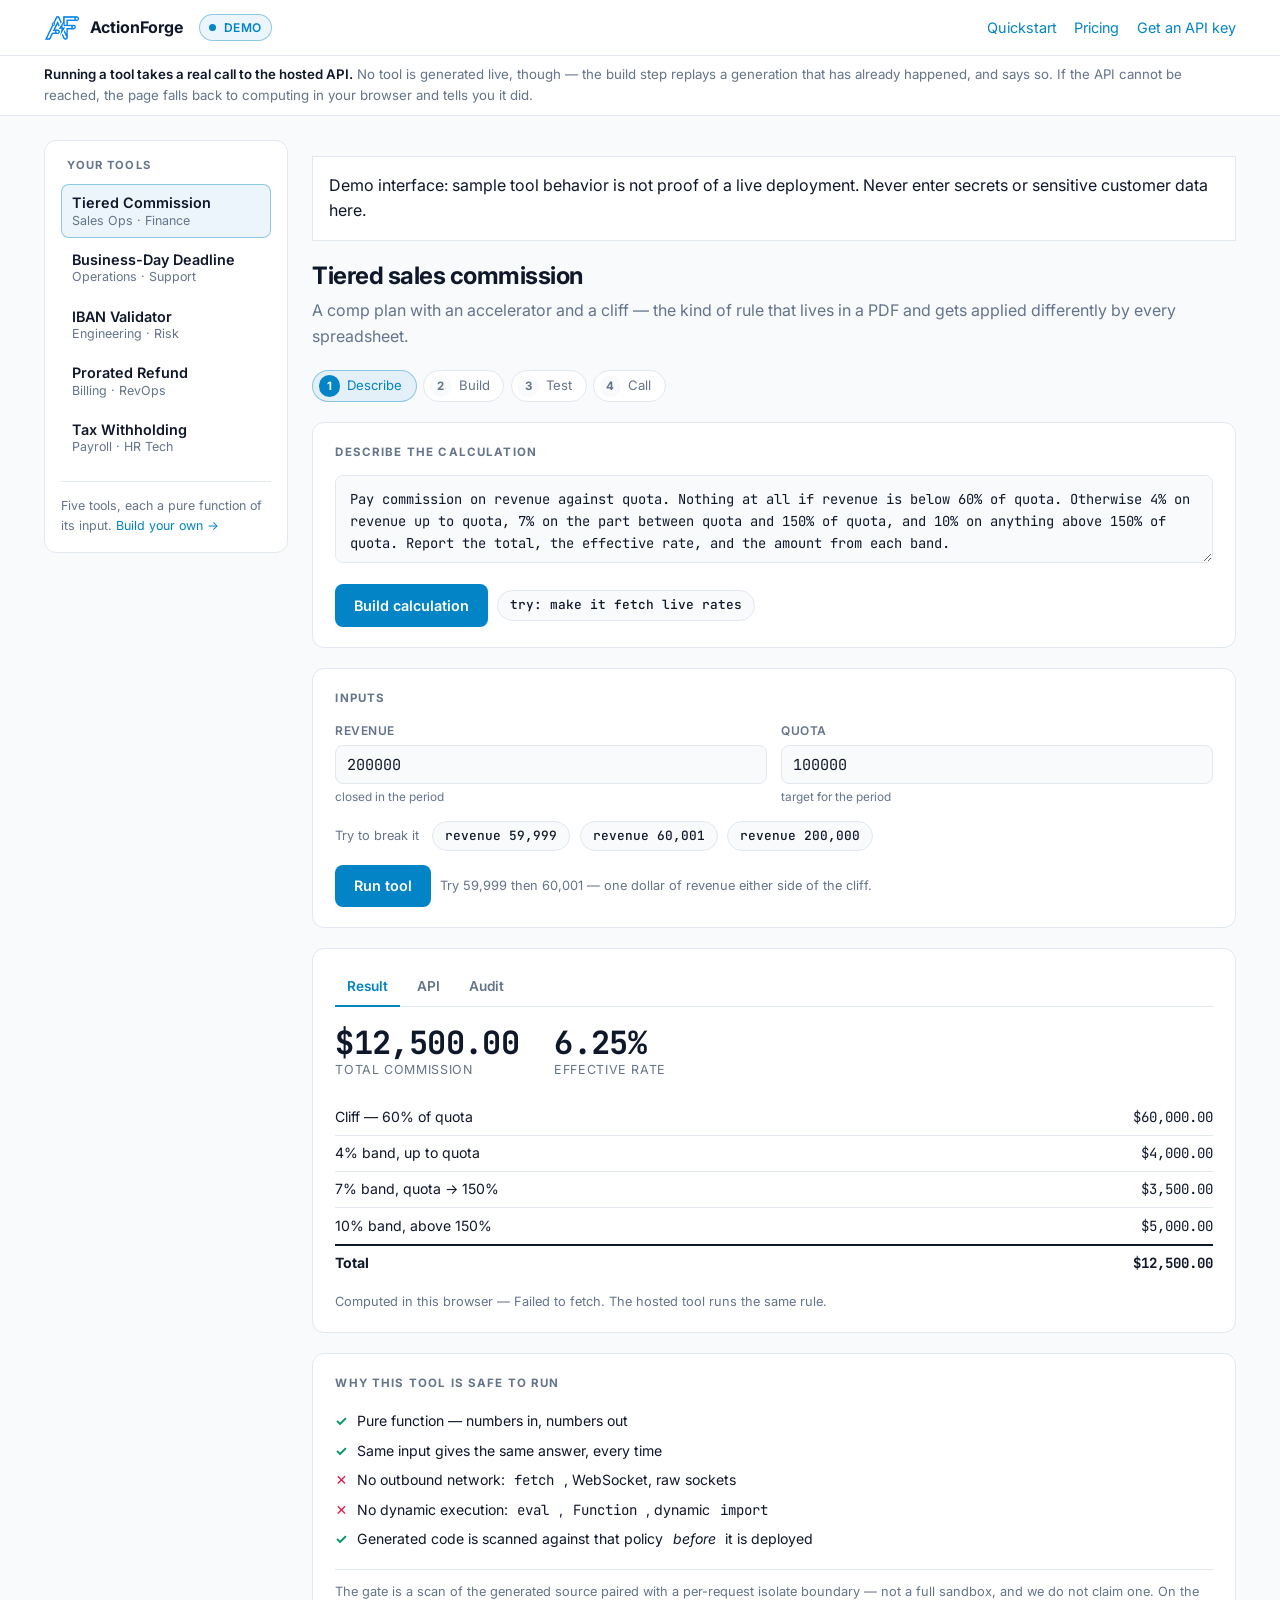
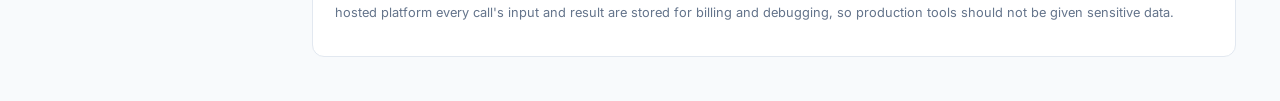
<file: demo.html>
<!DOCTYPE html>
<html lang="en">
<head>
  <meta charset="UTF-8" />
  <title>ActionForge — Interactive Demo</title>
  <meta name="viewport" content="width=device-width, initial-scale=1" />
  <link rel="preconnect" href="https://fonts.googleapis.com">
  <link rel="preconnect" href="https://fonts.gstatic.com" crossorigin>
  <link href="https://fonts.googleapis.com/css2?family=Inter:wght@400;500;600;700&family=JetBrains+Mono:wght@400;500&display=swap" rel="stylesheet">
  <style>
    :root {
      --bg: #ffffff;
      --bg-surface: #f8fafc;
      --bg-card: #ffffff;
      --accent: #0284c7;
      --accent-glow: rgba(2, 132, 199, 0.08);
      --text: #0f172a;
      --muted: #64748b;
      --border: #e2e8f0;
      --border-hover: rgba(2, 132, 199, 0.4);
      --code-bg: #0f172a;
      --code-text: #e2e8f0;
      --danger: #e11d48;
      --danger-bg: rgba(225, 29, 72, 0.05);
      --ok: #059669;
      --ok-bg: rgba(5, 150, 105, 0.06);
    }
    * { box-sizing: border-box; }
    body {
      margin: 0;
      font-family: 'Inter', system-ui, -apple-system, sans-serif;
      background: var(--bg-surface);
      color: var(--text);
      line-height: 1.6;
    }
    code, pre, .mono { font-family: 'JetBrains Mono', ui-monospace, monospace; }
    a { color: var(--accent); text-decoration: none; }
    a:hover { color: #0369a1; }

    /* ---------- header ---------- */
    header {
      background: var(--bg);
      border-bottom: 1px solid var(--border);
      position: sticky; top: 0; z-index: 20;
    }
    .nav {
      max-width: 1240px; margin: 0 auto; padding: 0.6rem 1.5rem;
      display: flex; align-items: center; gap: 1rem;
    }
    .nav-brand { display: flex; align-items: center; gap: 0.6rem; color: var(--text); }
    .logo-mark { border-radius: 0.5rem; }
    .brand-word { font-weight: 700; letter-spacing: -0.01em; }
    .demo-badge {
      display: inline-flex; align-items: center; gap: 0.45rem;
      font-size: 0.75rem; font-weight: 600; letter-spacing: 0.04em;
      text-transform: uppercase; color: var(--accent);
      background: var(--accent-glow); border: 1px solid var(--border-hover);
      padding: 0.2rem 0.6rem; border-radius: 999px;
    }
    .demo-badge::before {
      content: ''; width: 7px; height: 7px; border-radius: 999px;
      background: var(--accent);
    }
    .nav-spacer { flex: 1; }
    .nav-links { display: flex; gap: 1.1rem; align-items: center; font-size: 0.9rem; }

    /* the honesty line — deliberately in the chrome, not a dismissable toast */
    .mode-strip {
      background: var(--bg);
      border-bottom: 1px solid var(--border);
      font-size: 0.83rem; color: var(--muted);
    }
    .mode-strip div {
      max-width: 1240px; margin: 0 auto; padding: 0.5rem 1.5rem;
    }
    .mode-strip strong { color: var(--text); font-weight: 600; }

    /* ---------- shell ---------- */
    .shell {
      max-width: 1240px; margin: 0 auto; padding: 1.5rem;
      display: grid; grid-template-columns: 244px 1fr; gap: 1.5rem;
      align-items: start;
    }
    .sidebar {
      background: var(--bg-card); border: 1px solid var(--border);
      border-radius: 0.75rem; padding: 1rem; position: sticky; top: 5.6rem;
    }
    .side-label {
      font-size: 0.7rem; font-weight: 700; letter-spacing: 0.1em;
      text-transform: uppercase; color: var(--muted);
      margin: 0 0 0.6rem 0.35rem;
    }
    .tool-btn {
      display: block; width: 100%; text-align: left; cursor: pointer;
      background: none; border: 1px solid transparent; border-radius: 0.5rem;
      padding: 0.5rem 0.6rem; margin-bottom: 0.15rem;
      font: inherit; color: var(--text); line-height: 1.35;
      transition: background 0.15s ease, border-color 0.15s ease;
    }
    .tool-btn:hover { background: var(--bg-surface); }
    .tool-btn[aria-current="true"] {
      background: var(--accent-glow); border-color: var(--border-hover);
    }
    .tool-btn .t-name { font-weight: 600; font-size: 0.9rem; display: block; }
    .tool-btn .t-sub { font-size: 0.78rem; color: var(--muted); display: block; }
    .side-foot {
      margin-top: 1rem; padding-top: 0.85rem; border-top: 1px solid var(--border);
      font-size: 0.78rem; color: var(--muted);
    }

    /* ---------- stepper ---------- */
    .stepper {
      list-style: none; display: flex; flex-wrap: wrap; gap: 0.4rem;
      margin: 0 0 1.25rem; padding: 0; font-size: 0.82rem;
    }
    .stepper li {
      display: flex; align-items: center; gap: 0.45rem;
      padding: 0.28rem 0.85rem 0.28rem 0.35rem;
      border: 1px solid var(--border); border-radius: 999px;
      background: var(--bg-card); color: var(--muted);
      transition: color 0.15s ease, border-color 0.15s ease, background 0.15s ease;
    }
    .stepper .sn {
      width: 1.35rem; height: 1.35rem; border-radius: 999px;
      display: inline-flex; align-items: center; justify-content: center;
      background: var(--bg-surface); color: var(--muted);
      font-size: 0.72rem; font-weight: 700;
    }
    .stepper li.done { color: var(--text); }
    .stepper li.done .sn { background: var(--ok); color: #fff; }
    .stepper li.active {
      color: var(--accent); border-color: var(--border-hover); background: var(--accent-glow);
    }
    .stepper li.active .sn { background: var(--accent); color: #fff; }
    .stepper li.failed {
      color: var(--danger); border-color: rgba(225, 29, 72, 0.35); background: var(--danger-bg);
    }
    .stepper li.failed .sn { background: var(--danger); color: #fff; }

    /* ---------- panels ---------- */
    .panel {
      background: var(--bg-card); border: 1px solid var(--border);
      border-radius: 0.75rem; padding: 1.25rem 1.4rem; margin-bottom: 1.25rem;
    }
    .panel h2 {
      font-size: 0.72rem; font-weight: 700; letter-spacing: 0.1em;
      text-transform: uppercase; color: var(--muted);
      margin: 0 0 0.85rem;
    }
    .tool-title { font-size: 1.5rem; font-weight: 700; margin: 0 0 0.2rem; letter-spacing: -0.02em; }
    .tool-sub { color: var(--muted); margin: 0 0 1.25rem; }

    textarea.rule {
      width: 100%; min-height: 5.5rem; resize: vertical;
      font-family: 'JetBrains Mono', monospace; font-size: 0.86rem; line-height: 1.6;
      color: var(--text); background: var(--bg-surface);
      border: 1px solid var(--border); border-radius: 0.5rem; padding: 0.75rem 0.85rem;
    }
    textarea.rule:focus { outline: none; border-color: var(--border-hover); }

    .btn {
      cursor: pointer; font: inherit; font-weight: 600; font-size: 0.9rem;
      border-radius: 0.5rem; padding: 0.55rem 1.1rem; border: 1px solid transparent;
      transition: background 0.15s ease, border-color 0.15s ease;
    }
    .btn-primary { background: var(--accent); color: #fff; }
    .btn-primary:hover { background: #0369a1; }
    .btn-primary:disabled { background: #94a3b8; cursor: default; }
    .btn-secondary { background: var(--bg); color: var(--text); border-color: var(--border); }
    .btn-secondary:hover { border-color: var(--border-hover); }
    .btn-row { display: flex; flex-wrap: wrap; gap: 0.6rem; align-items: center; margin-top: 0.85rem; }

    .chip {
      cursor: pointer; font: inherit; font-size: 0.8rem; font-weight: 500;
      font-family: 'JetBrains Mono', monospace;
      background: var(--bg-surface); color: var(--text);
      border: 1px solid var(--border); border-radius: 999px;
      padding: 0.25rem 0.75rem;
    }
    .chip:hover { border-color: var(--border-hover); color: var(--accent); }

    .hint { font-size: 0.8rem; color: var(--muted); margin: 0.7rem 0 0; }

    /* ---------- build pipeline ---------- */
    .pipeline { list-style: none; margin: 1rem 0 0; padding: 0; font-size: 0.86rem; }
    .pipeline li {
      display: flex; align-items: center; gap: 0.6rem; padding: 0.22rem 0;
      color: var(--muted); opacity: 0.35; transition: opacity 0.2s ease, color 0.2s ease;
    }
    .pipeline li.active { opacity: 1; color: var(--text); }
    .pipeline li.done { opacity: 1; color: var(--muted); }
    .pipeline .tick { width: 1rem; text-align: center; color: var(--ok); font-weight: 700; }
    .pipeline li.failed { opacity: 1; color: var(--danger); }
    .pipeline li.failed .tick { color: var(--danger); }

    .result-card {
      margin-top: 1rem; border-radius: 0.6rem; padding: 0.9rem 1rem;
      border: 1px solid var(--border); background: var(--ok-bg); border-color: rgba(5,150,105,0.3);
    }
    .result-card.bad { background: var(--danger-bg); border-color: rgba(225,29,72,0.3); }
    .result-card .rc-head { font-weight: 600; font-size: 0.9rem; margin-bottom: 0.35rem; color: var(--ok); }
    .result-card.bad .rc-head { color: var(--danger); }
    .result-card .rc-body { font-size: 0.85rem; color: var(--text); }
    .endpoint {
      font-family: 'JetBrains Mono', monospace; font-size: 0.8rem;
      background: var(--bg); border: 1px solid var(--border);
      border-radius: 0.35rem; padding: 0.35rem 0.55rem; display: inline-block; margin-top: 0.5rem;
      word-break: break-all;
    }

    /* ---------- inputs ---------- */
    .fields { display: grid; grid-template-columns: repeat(auto-fit, minmax(190px, 1fr)); gap: 0.9rem; }
    .field label {
      display: block; font-size: 0.75rem; font-weight: 600; letter-spacing: 0.04em;
      text-transform: uppercase; color: var(--muted); margin-bottom: 0.3rem;
    }
    .field input {
      width: 100%; font-family: 'JetBrains Mono', monospace; font-size: 0.95rem;
      color: var(--text); background: var(--bg-surface);
      border: 1px solid var(--border); border-radius: 0.5rem; padding: 0.5rem 0.65rem;
    }
    .field input:focus { outline: none; border-color: var(--border-hover); }
    .field .fhint { font-size: 0.74rem; color: var(--muted); margin-top: 0.25rem; }

    /* ---------- tabs ---------- */
    .tabs { display: flex; gap: 0.3rem; border-bottom: 1px solid var(--border); margin-bottom: 1.1rem; }
    .tab {
      cursor: pointer; font: inherit; font-size: 0.85rem; font-weight: 600;
      background: none; border: none; border-bottom: 2px solid transparent;
      padding: 0.45rem 0.75rem; color: var(--muted); margin-bottom: -1px;
    }
    .tab[aria-selected="true"] { color: var(--accent); border-bottom-color: var(--accent); }

    .headline { display: flex; flex-wrap: wrap; gap: 2.2rem; margin-bottom: 1.2rem; }
    .headline .hv { font-size: 2rem; font-weight: 700; letter-spacing: -0.02em; line-height: 1.1; font-family: 'JetBrains Mono', monospace; }
    .headline .hl { font-size: 0.78rem; color: var(--muted); text-transform: uppercase; letter-spacing: 0.05em; }
    .headline .hv.bad { color: var(--danger); }
    .headline .hv.good { color: var(--ok); }

    table.breakdown { width: 100%; border-collapse: collapse; font-size: 0.88rem; }
    table.breakdown td { padding: 0.4rem 0; border-bottom: 1px solid var(--border); }
    table.breakdown td:last-child { text-align: right; font-family: 'JetBrains Mono', monospace; }
    table.breakdown tr.total td { font-weight: 700; border-bottom: none; border-top: 2px solid var(--text); }
    table.breakdown tr.muted td { color: var(--muted); }

    pre.code {
      background: var(--code-bg); color: var(--code-text);
      border-radius: 0.6rem; padding: 0.9rem 1rem; overflow-x: auto;
      font-size: 0.8rem; line-height: 1.65; margin: 0 0 0.85rem;
    }
    pre.code .k { color: #7dd3fc; }
    .kv { display: grid; grid-template-columns: 150px 1fr; gap: 0.35rem 1rem; font-size: 0.86rem; }
    .kv dt { color: var(--muted); }
    .kv dd { margin: 0; font-family: 'JetBrains Mono', monospace; }

    .receipt {
      margin-top: 1.1rem; padding: 0.8rem 1rem;
      border: 1px solid rgba(5, 150, 105, 0.3); background: var(--ok-bg);
      border-radius: 0.6rem; font-size: 0.85rem;
      display: flex; flex-wrap: wrap; gap: 0.15rem 1.4rem; align-items: center;
    }
    .receipt .rk { color: var(--ok); }
    .receipt .rt {
      margin-left: auto; font-family: 'JetBrains Mono', monospace;
      font-weight: 600; color: var(--text);
    }

    /* ---------- safety ---------- */
    .safety ul { list-style: none; margin: 0; padding: 0; font-size: 0.88rem; }
    .safety li { padding: 0.22rem 0; display: flex; gap: 0.6rem; }
    .safety li::before { content: '✓'; color: var(--ok); font-weight: 700; }
    .safety li.no::before { content: '✕'; color: var(--danger); }
    .caveat {
      margin-top: 0.9rem; padding-top: 0.8rem; border-top: 1px solid var(--border);
      font-size: 0.8rem; color: var(--muted);
    }

    @media (max-width: 900px) {
      .shell { grid-template-columns: 1fr; }
      .sidebar { position: static; }
      .nav-links { display: none; }
    }
    main { min-width: 0; }
    .kv { grid-template-columns: 150px minmax(0, 1fr); overflow-wrap: anywhere; }
    @media (max-width: 480px) { .stepper { flex-wrap: wrap; } .kv { grid-template-columns: 1fr; } }
  </style>
</head>
<body>

<header>
  <div class="nav">
    <a href="index.html" class="nav-brand">
      <img class="logo-mark" src="mark.png" alt="" width="36" height="36">
      <span class="brand-word">ActionForge</span>
    </a>
    <span class="demo-badge">Demo</span>
    <span class="nav-spacer"></span>
    <nav class="nav-links">
      <a href="index.html#quickstart">Quickstart</a>
      <a href="index.html#pricing">Pricing</a>
      <a href="index.html#start">Get an API key</a>
    </nav>
  </div>
</header>

<div class="mode-strip">
  <div id="modeStrip"></div>
</div>

<div class="shell">

  <aside class="sidebar">
    <p class="side-label">Your tools</p>
    <div id="toolList"></div>
    <div class="side-foot">
      Five tools, each a pure function of its input.
      <a href="index.html#start">Build your own →</a>
    </div>
  </aside>

  <main>
  <p role="note" style="padding:1rem;border:1px solid var(--border);background:var(--bg-card)">Demo interface: sample tool behavior is not proof of a live deployment. Never enter secrets or sensitive customer data here.</p>
    <h1 class="tool-title" id="toolTitle"></h1>
    <p class="tool-sub" id="toolSub"></p>

    <ol class="stepper" id="stepper">
      <li><span class="sn">1</span>Describe</li>
      <li><span class="sn">2</span>Build</li>
      <li><span class="sn">3</span>Test</li>
      <li><span class="sn">4</span>Call</li>
    </ol>

    <!-- 1. describe -->
    <section class="panel">
      <h2>Describe the calculation</h2>
      <textarea class="rule" id="ruleText" spellcheck="false"></textarea>
      <div class="btn-row">
        <button class="btn btn-primary" id="buildBtn">Build calculation</button>
        <button class="chip" id="breakItBtn">try: make it fetch live rates</button>
      </div>
      <ul class="pipeline" id="pipeline" hidden></ul>
      <div id="buildResult"></div>
    </section>

    <!-- 2. inputs -->
    <section class="panel">
      <h2>Inputs</h2>
      <div class="fields" id="fields"></div>
      <div class="btn-row" id="quickTests"></div>
      <div class="btn-row">
        <button class="btn btn-primary" id="runBtn">Run tool</button>
        <span class="hint" id="runNote" style="margin:0"></span>
      </div>
    </section>

    <!-- 3. output -->
    <section class="panel">
      <div class="tabs" role="tablist">
        <button class="tab" role="tab" data-tab="result" aria-selected="true">Result</button>
        <button class="tab" role="tab" data-tab="api" aria-selected="false">API</button>
        <button class="tab" role="tab" data-tab="audit" aria-selected="false">Audit</button>
      </div>
      <div id="tabResult"></div>
      <div id="tabApi" hidden></div>
      <div id="tabAudit" hidden></div>
    </section>

    <!-- 4. safety -->
    <section class="panel safety">
      <h2>Why this tool is safe to run</h2>
      <ul>
        <li>Pure function — numbers in, numbers out</li>
        <li>Same input gives the same answer, every time</li>
        <li class="no">No outbound network: <code>fetch</code>, WebSocket, raw sockets</li>
        <li class="no">No dynamic execution: <code>eval</code>, <code>Function</code>, dynamic <code>import</code></li>
        <li>Generated code is scanned against that policy <em>before</em> it is deployed</li>
      </ul>
      <p class="caveat">
        The gate is a scan of the generated source paired with a per-request isolate
        boundary — not a full sandbox, and we do not claim one. On the hosted
        platform every call's input and result are stored for billing and
        debugging, so production tools should not be given sensitive data.
      </p>
    </section>
  </main>
</div>

<script>
/* ------------------------------------------------------------------ *
 * Tool implementations.
 *
 * These are the functions the page actually executes. The Audit tab
 * renders each one with Function.prototype.toString(), so the source a
 * viewer reads is by construction the source that ran — there is no
 * second copy to drift out of step. Each is self-contained for the same
 * reason: a shared rounding helper would not appear in the printed source.
 * ------------------------------------------------------------------ */

function tieredCommission(input) {
  const { revenue, quota } = input;
  const threshold = quota * 0.6;
  if (revenue < threshold) {
    return {
      commission: 0,
      effectiveRate: 0,
      qualified: false,
      bands: { base: 0, accelerator: 0, top: 0 }
    };
  }
  const inBase = Math.min(revenue, quota);
  const inAccelerator = Math.min(Math.max(revenue - quota, 0), quota * 0.5);
  const inTop = Math.max(revenue - quota * 1.5, 0);

  const base = Math.round(inBase * 0.04 * 100) / 100;
  const accelerator = Math.round(inAccelerator * 0.07 * 100) / 100;
  const top = Math.round(inTop * 0.1 * 100) / 100;
  const commission = Math.round((base + accelerator + top) * 100) / 100;

  return {
    commission,
    effectiveRate: revenue === 0 ? 0 : Math.round((commission / revenue) * 10000) / 10000,
    qualified: true,
    bands: { base, accelerator, top }
  };
}

function businessDayDeadline(input) {
  const { start, businessDays, holidays } = input;
  const closed = new Set(holidays);
  const cursor = new Date(start + "T00:00:00Z");
  let remaining = businessDays;
  let weekendDays = 0;
  let holidayDays = 0;

  while (remaining > 0) {
    cursor.setUTCDate(cursor.getUTCDate() + 1);
    const weekday = cursor.getUTCDay();
    const iso = cursor.toISOString().slice(0, 10);
    if (weekday === 0 || weekday === 6) { weekendDays += 1; continue; }
    if (closed.has(iso)) { holidayDays += 1; continue; }
    remaining -= 1;
  }

  const elapsed = (cursor - new Date(start + "T00:00:00Z")) / 86400000;
  return {
    deadline: cursor.toISOString().slice(0, 10),
    calendarDays: Math.round(elapsed),
    weekendDaysSkipped: weekendDays,
    holidaysSkipped: holidayDays
  };
}

function validateIban(input) {
  const account = String(input.iban).replace(/[\s-]/g, "").toUpperCase();
  if (!/^[A-Z]{2}[0-9]{2}[A-Z0-9]{11,30}$/.test(account)) {
    return { valid: false, reason: "malformed", remainder: null, country: account.slice(0, 2) };
  }
  const rearranged = account.slice(4) + account.slice(0, 4);
  const expanded = rearranged.replace(/[A-Z]/g, (c) => String(c.charCodeAt(0) - 55));

  let remainder = 0;
  for (const digit of expanded) {
    remainder = (remainder * 10 + Number(digit)) % 97;
  }

  return {
    valid: remainder === 1,
    reason: remainder === 1 ? "ok" : "checksum",
    remainder,
    country: account.slice(0, 2)
  };
}

function proratedRefund(input) {
  const { oldPlan, newPlan, changeDay, daysInMonth } = input;
  const daysRemaining = Math.max(daysInMonth - changeDay, 0);

  const unusedOldPlan = Math.round((oldPlan * daysRemaining / daysInMonth) * 100) / 100;
  const newPlanCharge = Math.round((newPlan * daysRemaining / daysInMonth) * 100) / 100;
  const netCharge = Math.round((newPlanCharge - unusedOldPlan) * 100) / 100;

  return { daysRemaining, unusedOldPlan, newPlanCharge, netCharge };
}

function progressiveWithholding(input) {
  const BRACKETS = [
    { upTo: 25000, rate: 0.1 },
    { upTo: 60000, rate: 0.12 },
    { upTo: 120000, rate: 0.22 },
    { upTo: 150000, rate: 0.24 },
    { upTo: Infinity, rate: 0.32 }
  ];
  const { income } = input;

  let tax = 0;
  let floor = 0;
  let marginalRate = 0;
  const perBracket = [];

  for (const bracket of BRACKETS) {
    const taxableHere = Math.min(income, bracket.upTo) - floor;
    if (taxableHere <= 0) break;
    const owed = Math.round(taxableHere * bracket.rate * 100) / 100;
    perBracket.push({ rate: bracket.rate, taxable: taxableHere, tax: owed });
    tax += owed;
    marginalRate = bracket.rate;
    floor = bracket.upTo;
  }

  tax = Math.round(tax * 100) / 100;
  return {
    tax,
    marginalRate,
    effectiveRate: income === 0 ? 0 : Math.round((tax / income) * 10000) / 10000,
    perBracket
  };
}

/* ------------------------------------------------------------------ *
 * Hosted API.
 *
 * Filled in, this page stops computing locally and calls the real thing:
 * a public, invoke-only, rate-limited endpoint on the deployment. The local
 * functions below stay as the fallback, so the page still works when the
 * deployment is down, when the demo is switched off, or offline on a laptop
 * in a meeting room with no wifi.
 *
 * Get these from `npm run demo:create` on the deployment.
 * ------------------------------------------------------------------ */
const REMOTE = {
  api: "https://actionforge-production.up.railway.app",
  toolIds: {
    commission: "e987c2b6-37d6-44b5-a115-bbe2bf1205b3",
    deadline:   "ab360f91-d3a4-4738-9063-b3164454a828",
    iban:       "074d0def-27a4-4895-8419-0aa870dacee3",
    refund:     "23f6b41d-643c-41b4-87c8-a221ed99c7ee",
    tax:        "817fdb7e-fafb-4756-a1d5-8c6e5f8b385d"
  }
};

const REMOTE_TIMEOUT_MS = 6000;

const remoteIdFor = (tool) => (REMOTE.api ? REMOTE.toolIds[tool.id] || "" : "");

/** Calls the hosted tool. Throws on anything that is not a clean 200. */
async function callRemote(tool, input) {
  const id = remoteIdFor(tool);
  const controller = new AbortController();
  const timer = setTimeout(() => controller.abort(), REMOTE_TIMEOUT_MS);
  try {
    const res = await fetch(REMOTE.api + "/api/demo/invoke/" + id, {
      method: "POST",
      headers: { "content-type": "application/json" },
      body: JSON.stringify(input),
      signal: controller.signal
    });
    const body = await res.json();
    if (!res.ok) {
      const err = new Error(body.error || "HTTP " + res.status);
      err.status = res.status;
      err.body = body;
      throw err;
    }
    return body;
  } finally {
    clearTimeout(timer);
  }
}

/* ------------------------------------------------------------------ *
 * Presentation helpers
 * ------------------------------------------------------------------ */
const usd = (n) =>
  n.toLocaleString("en-US", { style: "currency", currency: "USD", minimumFractionDigits: 2 });
const pct = (n) => (n * 100).toFixed(2) + "%";

/* ------------------------------------------------------------------ *
 * Tool catalogue
 * ------------------------------------------------------------------ */
const TOOLS = [
  {
    id: "commission",
    name: "Tiered Commission",
    sub: "Sales Ops · Finance",
    title: "Tiered sales commission",
    blurb: "A comp plan with an accelerator and a cliff — the kind of rule that lives in a PDF and gets applied differently by every spreadsheet.",
    toolId: "8f14c0d2-6b7e-4a19-9f3c-21ad55e0b7c4",
    created: "2026-08-11",
    fn: tieredCommission,
    rule:
      "Pay commission on revenue against quota. Nothing at all if revenue is " +
      "below 60% of quota. Otherwise 4% on revenue up to quota, 7% on the part " +
      "between quota and 150% of quota, and 10% on anything above 150% of quota. " +
      "Report the total, the effective rate, and the amount from each band.",
    fields: [
      { key: "revenue", label: "Revenue", value: 200000, hint: "closed in the period" },
      { key: "quota", label: "Quota", value: 100000, hint: "target for the period" }
    ],
    quickTests: [
      { label: "revenue 59,999", set: { revenue: 59999 } },
      { label: "revenue 60,001", set: { revenue: 60001 } },
      { label: "revenue 200,000", set: { revenue: 200000 } }
    ],
    note: "Try 59,999 then 60,001 — one dollar of revenue either side of the cliff.",
    view: (out, inp) => ({
      headline: [
        { v: usd(out.commission), l: "Total commission", cls: out.qualified ? "" : "bad" },
        { v: pct(out.effectiveRate), l: "Effective rate" }
      ],
      rows: out.qualified
        ? [
            ["Cliff — 60% of quota", usd(inp.quota * 0.6)],
            ["4% band, up to quota", usd(out.bands.base)],
            ["7% band, quota → 150%", usd(out.bands.accelerator)],
            ["10% band, above 150%", usd(out.bands.top)],
            ["Total", usd(out.commission), "total"]
          ]
        : [
            ["Cliff — 60% of quota", usd(inp.quota * 0.6)],
            ["Revenue", usd(inp.revenue)],
            ["Below the cliff, so nothing is earned", "—", "muted"],
            ["Total", usd(out.commission), "total"]
          ]
    })
  },
  {
    id: "deadline",
    name: "Business-Day Deadline",
    sub: "Operations · Support",
    title: "Business-day deadline",
    blurb: "Weekends and a supplied holiday list. Add one holiday and the answer moves — which is why nobody should be doing this in their head.",
    toolId: "c3b9a71e-4d52-4c88-b0f6-9e7a2c14d380",
    created: "2026-08-11",
    fn: businessDayDeadline,
    rule:
      "Given a start date, a number of business days, and a list of holiday " +
      "dates, return the deadline. Saturdays, Sundays and any supplied holiday " +
      "do not count. Report how many weekend days and holidays were skipped.",
    fields: [
      { key: "start", label: "Start date", value: "2026-08-17", type: "text", hint: "a Monday" },
      { key: "businessDays", label: "Business days", value: 5 },
      { key: "holidays", label: "Holidays", value: "2026-08-20", type: "list", hint: "comma separated" }
    ],
    quickTests: [
      { label: "no holidays", set: { holidays: "" } },
      { label: "one holiday", set: { holidays: "2026-08-20" } },
      { label: "two holidays", set: { holidays: "2026-08-20,2026-08-24" } }
    ],
    note: "Clear the holiday field and run it again — the deadline moves a day earlier.",
    view: (out) => ({
      headline: [
        { v: out.deadline, l: "Deadline" },
        { v: String(out.calendarDays), l: "Calendar days" }
      ],
      rows: [
        ["Weekend days skipped", String(out.weekendDaysSkipped)],
        ["Holidays skipped", String(out.holidaysSkipped)],
        ["Calendar days elapsed", String(out.calendarDays), "total"]
      ]
    })
  },
  {
    id: "iban",
    name: "IBAN Validator",
    sub: "Engineering · Risk",
    title: "IBAN check-digit validation",
    blurb: "The mod-97 checksum from ISO 13616. One published definition, one right answer — and the failure mode is a payment sent into the void.",
    toolId: "5a2f8e34-9c17-4b6d-8a05-7d3e91c2f6ab",
    created: "2026-08-12",
    fn: validateIban,
    rule:
      "Validate an IBAN. Check the country and length pattern, move the first " +
      "four characters to the end, replace each letter with its position in the " +
      "alphabet plus nine, and take the result modulo 97. It is valid only when " +
      "the remainder is 1. Report the remainder either way.",
    fields: [
      { key: "iban", label: "IBAN", value: "DE89370400440532013000", type: "text" }
    ],
    quickTests: [
      { label: "valid", set: { iban: "DE89370400440532013000" } },
      { label: "last digit changed", set: { iban: "DE89370400440532013001" } },
      { label: "too short", set: { iban: "DE8937040044" } }
    ],
    note: "Change any single character. The remainder stops being 1.",
    view: (out) => ({
      headline: [
        { v: out.valid ? "VALID" : "INVALID", l: "Result", cls: out.valid ? "good" : "bad" },
        { v: out.remainder === null ? "—" : String(out.remainder), l: "mod-97 remainder" }
      ],
      rows: [
        ["Country", out.country],
        ["Remainder required", "1"],
        ["Remainder computed", out.remainder === null ? "not reached" : String(out.remainder)],
        ["Reason", out.reason, "muted"]
      ]
    })
  },
  {
    id: "refund",
    name: "Prorated Refund",
    sub: "Billing · RevOps",
    title: "Mid-cycle plan change",
    blurb: "Credit the unused part of the old plan, charge the remaining days of the new one. Getting it wrong by a day is a support ticket.",
    toolId: "e71d4b60-2a8c-49f5-b3d1-6c05f8a29e7b",
    created: "2026-08-12",
    fn: proratedRefund,
    rule:
      "A customer changes plan mid-cycle. Credit the unused days of the old " +
      "plan and charge the same remaining days on the new plan, both prorated " +
      "by days in the month. Return the days remaining, both amounts, and the " +
      "net charge.",
    fields: [
      { key: "oldPlan", label: "Old plan", value: 100 },
      { key: "newPlan", label: "New plan", value: 200 },
      { key: "changeDay", label: "Change on day", value: 19 },
      { key: "daysInMonth", label: "Days in month", value: 31 }
    ],
    quickTests: [
      { label: "day 19 of 31", set: { changeDay: 19, daysInMonth: 31 } },
      { label: "day 1 of 31", set: { changeDay: 1, daysInMonth: 31 } },
      { label: "last day", set: { changeDay: 31, daysInMonth: 31 } }
    ],
    note: "On the last day of the month there is nothing left to prorate — the net charge is zero.",
    view: (out) => ({
      headline: [
        { v: usd(out.netCharge), l: "Net charge" },
        { v: String(out.daysRemaining), l: "Days remaining" }
      ],
      rows: [
        ["Unused old plan (credit)", "−" + usd(out.unusedOldPlan)],
        ["New plan, remaining days", usd(out.newPlanCharge)],
        ["Net charge", usd(out.netCharge), "total"]
      ]
    })
  },
  {
    id: "tax",
    name: "Tax Withholding",
    sub: "Payroll · HR Tech",
    title: "Progressive withholding",
    blurb: "Five bands, applied to the slice of income inside each. The common error is applying the top rate to the whole amount.",
    toolId: "9d6c31af-7e80-4a25-95b8-3f14e0c78d52",
    created: "2026-08-13",
    fn: progressiveWithholding,
    rule:
      "Compute annual withholding across progressive bands: 10% to 25,000, " +
      "12% to 60,000, 22% to 120,000, 24% to 150,000, and 32% above that. Each " +
      "rate applies only to the income inside its band. Return the total, the " +
      "effective rate, the marginal rate, and the tax from each band.",
    fields: [
      { key: "income", label: "Annual income", value: 135000 }
    ],
    quickTests: [
      { label: "24,000", set: { income: 24000 } },
      { label: "135,000", set: { income: 135000 } },
      { label: "400,000", set: { income: 400000 } }
    ],
    note: "At 135,000 the marginal rate is 24% but the effective rate is 17.41%.",
    view: (out) => ({
      headline: [
        { v: usd(out.tax), l: "Annual tax" },
        { v: pct(out.effectiveRate), l: "Effective rate" },
        { v: pct(out.marginalRate), l: "Marginal rate" }
      ],
      rows: out.perBracket
        .map((b) => [
          (b.rate * 100).toFixed(0) + "% on " + usd(b.taxable),
          usd(b.tax)
        ])
        .concat([["Total", usd(out.tax), "total"]])
    })
  }
];

/* ------------------------------------------------------------------ *
 * Execution policy.
 *
 * The hosted platform scans the *generated code* and refuses to deploy
 * it. This page has no generated code to scan, so it matches the same
 * intent one step earlier, in the description. The outcome a viewer sees
 * is the real 422 body; the mechanism is stated on the refusal card so
 * nobody leaves thinking a prompt filter is what protects them.
 * ------------------------------------------------------------------ */
const POLICY_RULES = [
  { id: "network.fetch", detail: "calls fetch() — outbound network is not permitted",
    pattern: /\bfetch(es|ing|ed)?\b|\bhttps?:\/\/|\bapi\s+call|\bcall\s+(an?\s+)?(external|third[- ]party|remote)/i },
  { id: "network.lookup", detail: "reads data from outside its input — a tool is a pure function of what it is given",
    pattern: /\b(live|current|real[- ]time|today'?s)\s+(rate|price|quote|data|weather)|\blook\s?up\b.*\b(online|web|internet|service)|\bscrape|\bdownload\b|\bwebhook\b|\bdatabase\b/i },
  { id: "codeexec.dynamic", detail: "executes code built at runtime — never permitted",
    pattern: /\beval\b|\bnew Function\b|dynamic import/i }
];

function scanDescription(text) {
  return POLICY_RULES.filter((rule) => rule.pattern.test(text))
    .map((rule) => ({ rule: rule.id, detail: rule.detail }));
}

/* ------------------------------------------------------------------ *
 * UI
 * ------------------------------------------------------------------ */
const $ = (id) => document.getElementById(id);
const escapeHtml = (s) =>
  String(s).replace(/[&<>"]/g, (c) => ({ "&": "&amp;", "<": "&lt;", ">": "&gt;", '"': "&quot;" })[c]);

let current = TOOLS[0];
let built = true;          // the selected tool starts in a built state
let lastRun = null;

/**
 * The stepper tracks where the viewer is in the flow, not what state the tool
 * is in — a tool arrives already built, but a first-time visitor still starts
 * at "Describe". `active` is the step they are on; `done` is how many precede it.
 */
function setStage(active, done, failed) {
  [...$("stepper").children].forEach((li, i) => {
    const n = i + 1;
    li.className = failed && n === active ? "failed" : n <= done ? "done" : n === active ? "active" : "";
  });
}

function renderSidebar() {
  $("toolList").innerHTML = TOOLS.map((t) =>
    '<button class="tool-btn" data-id="' + t.id + '" aria-current="' + (t.id === current.id) + '">' +
      '<span class="t-name">' + escapeHtml(t.name) + '</span>' +
      '<span class="t-sub">' + escapeHtml(t.sub) + '</span>' +
    '</button>'
  ).join("");
  $("toolList").querySelectorAll(".tool-btn").forEach((btn) => {
    btn.addEventListener("click", () => selectTool(btn.dataset.id));
  });
}

function renderFields() {
  $("fields").innerHTML = current.fields.map((f) =>
    '<div class="field">' +
      '<label for="f_' + f.key + '">' + escapeHtml(f.label) + '</label>' +
      '<input id="f_' + f.key + '" value="' + escapeHtml(f.value) + '"' +
        (f.type ? "" : ' type="number" step="any"') + ' />' +
      (f.hint ? '<div class="fhint">' + escapeHtml(f.hint) + "</div>" : "") +
    "</div>"
  ).join("");
  $("fields").querySelectorAll("input").forEach((el) => el.addEventListener("input", () => run({ remote: false, advance: true })));

  $("quickTests").innerHTML =
    '<span class="hint" style="margin:0 0.2rem 0 0">Try to break it</span>' +
    current.quickTests.map((q, i) =>
      '<button class="chip" data-i="' + i + '">' + escapeHtml(q.label) + "</button>"
    ).join("");
  $("quickTests").querySelectorAll(".chip").forEach((btn) => {
    btn.addEventListener("click", () => {
      const preset = current.quickTests[Number(btn.dataset.i)].set;
      for (const [key, value] of Object.entries(preset)) {
        const el = $("f_" + key);
        if (el) el.value = value;
      }
      run({ remote: true, advance: true });
    });
  });

  $("runNote").textContent = current.note || "";
}

function readInput() {
  const out = {};
  for (const f of current.fields) {
    const raw = $("f_" + f.key).value;
    if (f.type === "list") {
      out[f.key] = raw.split(",").map((s) => s.trim()).filter(Boolean);
    } else if (f.type === "text") {
      out[f.key] = raw;
    } else {
      out[f.key] = Number(raw);
    }
  }
  return out;
}

function selectTool(id) {
  current = TOOLS.find((t) => t.id === id) || TOOLS[0];
  built = true;
  $("toolTitle").textContent = current.title;
  $("toolSub").textContent = current.blurb;
  $("ruleText").value = current.rule;
  $("pipeline").hidden = true;
  $("buildResult").innerHTML = "";
  renderSidebar();
  renderFields();
  setStage(1, 0);
  run({ remote: true });
}

/* --- build ---------------------------------------------------------- */
const STAGES = [
  "Generating the tool with Claude",
  "Scanning it against the execution policy",
  "Deploying an isolated worker",
  "Registering the route"
];

async function build() {
  const description = $("ruleText").value;
  const violations = scanDescription(description);
  const failsAt = violations.length ? 1 : -1;

  $("buildBtn").disabled = true;
  $("buildResult").innerHTML = "";
  const list = $("pipeline");
  list.hidden = false;
  list.innerHTML = STAGES.map((s) =>
    '<li><span class="tick">·</span><span>' + escapeHtml(s) + "</span></li>"
  ).join("");
  const items = [...list.children];

  for (let i = 0; i < items.length; i++) {
    items[i].classList.add("active");
    await new Promise((r) => setTimeout(r, 420));
    if (i === failsAt) {
      items[i].classList.remove("active");
      items[i].classList.add("failed");
      items[i].querySelector(".tick").textContent = "✕";
      // Nothing was deployed, so the panes below must stop showing the
      // previous tool's answer — otherwise the page contradicts the refusal.
      built = false;
      showRefusal(violations);
      renderTabs();
      setStage(2, 1, true);
      $("buildBtn").disabled = false;
      return;
    }
    items[i].classList.remove("active");
    items[i].classList.add("done");
    items[i].querySelector(".tick").textContent = "✓";
  }

  built = true;
  $("buildResult").innerHTML =
    '<div class="result-card">' +
      '<div class="rc-head">Tool created</div>' +
      '<div class="rc-body">' + escapeHtml(current.title) +
        ' — generated, scanned, deployed. Call it at:' +
        '<div class="endpoint">POST /api/invoke/' + current.toolId + "</div>" +
      "</div>" +
    "</div>" +
    '<p class="hint">Replayed. On the platform this step calls Claude and takes ' +
    'a few seconds; the code it produced is on the <em>Audit</em> tab.</p>';
  $("buildBtn").disabled = false;
  setStage(3, 2);
  run({ remote: true });
}

function showRefusal(violations) {
  const body = {
    error: "Generated tool violates the execution policy",
    details:
      "The tool ActionForge generated for this description reaches outside what a " +
      "hosted tool may do, so it was not deployed. Rephrase the tool to compute " +
      "purely from its input. Violations: " +
      violations.map((v) => v.rule + " (" + v.detail + ")").join("; ")
  };
  $("buildResult").innerHTML =
    '<div class="result-card bad">' +
      '<div class="rc-head">422 — refused before deploy</div>' +
      '<div class="rc-body">Nothing was deployed, and the description was not saved as a tool.</div>' +
    "</div>" +
    '<pre class="code" style="margin-top:0.85rem">' + escapeHtml(JSON.stringify(body, null, 2)) + "</pre>" +
    '<p class="hint">On the platform the gate scans the <em>generated code</em>, not the ' +
    'description — so it holds however the request is phrased. This page has no ' +
    'generated code to scan, so it matches the same intent one step earlier.</p>';
}

/* --- run ------------------------------------------------------------ */

/**
 * Guards against a slow response overwriting a newer one. Typing is local and
 * instant; only explicit actions reach the network, but a demo is exactly where
 * someone clicks three chips in a second.
 */
let runToken = 0;

/**
 * Computes locally for immediate feedback, then — when asked, and only when
 * asked — calls the hosted tool and replaces the result with the real one.
 *
 * Typing never reaches the network. A keystroke-per-request page would burn the
 * rate limit in one sentence and feel worse than a local preview does.
 */
async function run(opts) {
  const remote = Boolean(opts && opts.remote);
  const advance = Boolean(opts && opts.advance);
  const token = ++runToken;
  const input = readInput();

  let output, error = null;
  try {
    output = current.fn(input);
  } catch (err) {
    error = err;
  }
  lastRun = { input, output, error, at: new Date(), source: "local" };
  renderTabs();
  if (advance && built) setStage(4, 3);

  if (!remote || !built || error || !remoteIdFor(current)) return;

  lastRun.pending = true;
  renderTabs();
  try {
    const body = await callRemote(current, input);
    if (token !== runToken) return;  // a newer run has already landed
    lastRun = {
      input,
      output: body.result,
      error: null,
      at: new Date(),
      source: "remote",
      executionMs: body.executionMs,
      checks: body.checks,
      live: body.live
    };
  } catch (err) {
    if (token !== runToken) return;
    lastRun.pending = false;
    lastRun.remoteError = err.status === 429
      ? "the demo endpoint is rate limited from this address"
      : err.message || "the hosted API could not be reached";
  }
  renderTabs();
}

/** The line under a result that says where the number actually came from. */
function provenance() {
  if (lastRun.pending) {
    return '<p class="hint">Calling the hosted tool…</p>';
  }
  if (lastRun.source === "remote" && lastRun.live) {
    return '<div class="receipt">' +
      '<div class="rk">✓ Input validated against the schema</div>' +
      '<div class="rk">✓ Executed on an isolated worker</div>' +
      '<div class="rk">✓ Output validated before it returned</div>' +
      '<div class="rt">' + lastRun.executionMs + ' ms</div>' +
      "</div>" +
      '<p class="hint">Computed by the hosted tool, not by this page.</p>';
  }
  if (lastRun.source === "remote" && !lastRun.live) {
    return '<p class="hint">The deployment answered, but it is running with mocked ' +
      "credentials — so the result was synthesized from the output schema rather " +
      "than computed by a worker. Not a real execution.</p>";
  }
  if (lastRun.remoteError) {
    return '<p class="hint">Computed in this browser — ' +
      escapeHtml(lastRun.remoteError) + ". The hosted tool runs the same rule.</p>";
  }
  return '<p class="hint">Computed in this browser. The hosted tool runs the same ' +
    "rule on an isolated worker; see the <em>Audit</em> tab for the code.</p>";
}

function renderTabs() {
  const { input, output, error } = lastRun;

  /* Result */
  if (error || !built) {
    $("tabResult").innerHTML =
      '<p class="hint">' +
      (built ? "Could not run: " + escapeHtml(error.message)
             : "No tool is deployed — the last build was refused by the policy gate.") +
      "</p>";
  } else {
    const v = current.view(output, input);
    $("tabResult").innerHTML =
      '<div class="headline">' +
        v.headline.map((h) =>
          '<div><div class="hv ' + (h.cls || "") + '">' + escapeHtml(h.v) + "</div>" +
          '<div class="hl">' + escapeHtml(h.l) + "</div></div>"
        ).join("") +
      "</div>" +
      '<table class="breakdown"><tbody>' +
        v.rows.map((r) =>
          '<tr class="' + (r[2] || "") + '"><td>' + escapeHtml(r[0]) + "</td><td>" +
          escapeHtml(r[1]) + "</td></tr>"
        ).join("") +
      "</tbody></table>" +
      provenance();
  }

  /* API */
  const usingRemote = lastRun.source === "remote";
  const shownId = usingRemote ? remoteIdFor(current) : current.toolId;
  $("tabApi").innerHTML =
    '<pre class="code">' + escapeHtml(
      "POST " + (usingRemote ? REMOTE.api : "") + "/api/invoke/" + shownId + "\n" +
      "Authorization: Bearer af_...\n" +
      "Content-Type: application/json\n\n" +
      JSON.stringify(input, null, 2)
    ) + "</pre>" +
    '<pre class="code">' + escapeHtml(
      built && !error
        ? JSON.stringify(
            usingRemote
              ? { toolId: shownId, result: output, executionMs: lastRun.executionMs }
              : { toolId: shownId, result: output, executionMs: "…" },
            null,
            2
          )
        : JSON.stringify({ error: "Tool not found" }, null, 2)
    ) + "</pre>" +
    '<p class="hint">' +
    (usingRemote
      ? "This is the call this page just made, against the authenticated endpoint's " +
        "contract. The page itself reaches a public, invoke-only proxy so no key " +
        "is shipped to your browser."
      : "The request and response shapes are the real ones. The hosted API is not " +
        "configured for this page, so the response above was computed locally and " +
        "carries no execution time.") +
    "</p>";

  /* Audit */
  $("tabAudit").innerHTML =
    '<dl class="kv">' +
      "<dt>Tool</dt><dd>" + escapeHtml(current.name) + "</dd>" +
      "<dt>Tool id</dt><dd>" + current.toolId + "</dd>" +
      "<dt>Version</dt><dd>v1</dd>" +
      "<dt>Generated</dt><dd>" + current.created + "</dd>" +
      "<dt>Executed</dt><dd>" + lastRun.at.toISOString() + "</dd>" +
      "<dt>Ran on</dt><dd>" +
        (lastRun.source === "remote" && lastRun.live
          ? "hosted worker"
          : lastRun.source === "remote"
            ? "hosted (mocked)"
            : "this browser") +
      "</dd>" +
      "<dt>Input</dt><dd>" + escapeHtml(JSON.stringify(input)) + "</dd>" +
      "<dt>Output</dt><dd>" + escapeHtml(built && !error ? JSON.stringify(output) : "—") + "</dd>" +
    "</dl>" +
    '<p class="hint">The code below is what this page just ran, printed from the ' +
    "function itself — so it cannot drift from what produced the number above.</p>" +
    '<pre class="code">' + escapeHtml(current.fn.toString()) + "</pre>";
}

/* --- wiring --------------------------------------------------------- */
document.querySelectorAll(".tab").forEach((tab) => {
  tab.addEventListener("click", () => {
    document.querySelectorAll(".tab").forEach((t) =>
      t.setAttribute("aria-selected", String(t === tab)));
    for (const name of ["result", "api", "audit"]) {
      $("tab" + name[0].toUpperCase() + name.slice(1)).hidden = tab.dataset.tab !== name;
    }
    if (tab.dataset.tab === "api" && built) setStage(4, 4);
  });
});

$("runBtn").addEventListener("click", () => run({ remote: true, advance: true }));
$("buildBtn").addEventListener("click", build);
$("breakItBtn").addEventListener("click", () => {
  $("ruleText").value =
    current.rule + " Fetch the current rates from an external API before computing.";
  build();
});

/* The strip states which mode the page is actually in, rather than asserting
   one. It is in the chrome and not a dismissable toast for the same reason. */
$("modeStrip").innerHTML = REMOTE.api
  ? "<strong>Running a tool takes a real call to the hosted API.</strong> " +
    "No tool is generated live, though — the build step replays a generation that " +
    "has already happened, and says so. If the API cannot be reached, the page " +
    "falls back to computing in your browser and tells you it did."
  : "<strong>This page runs the five tools in your browser.</strong> " +
    "Nothing is sent anywhere, and no tool is generated live — the build step " +
    "replays a generation that has already happened. The code each tool runs is on " +
    "the <em>Audit</em> tab, and it is the same rule the hosted worker runs.";

selectTool(TOOLS[0].id);
</script>
</body>
</html>
</file>
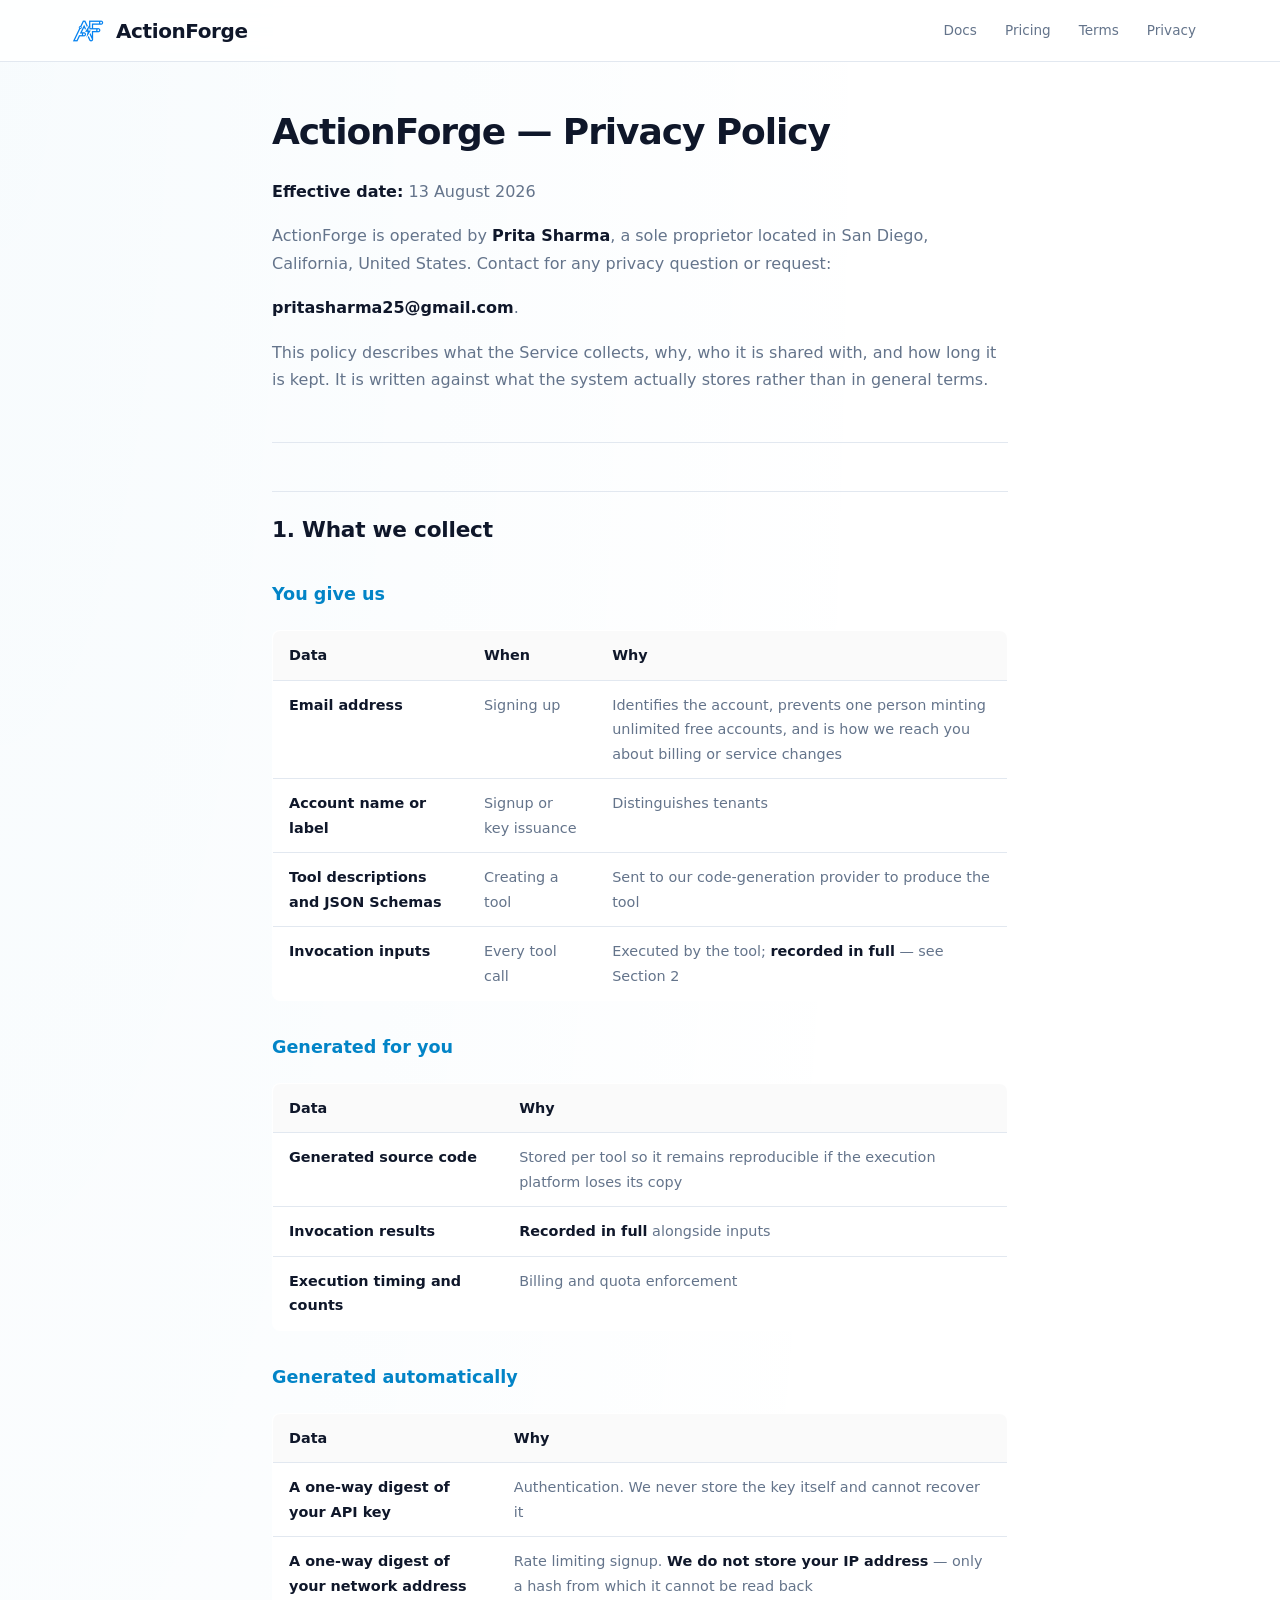
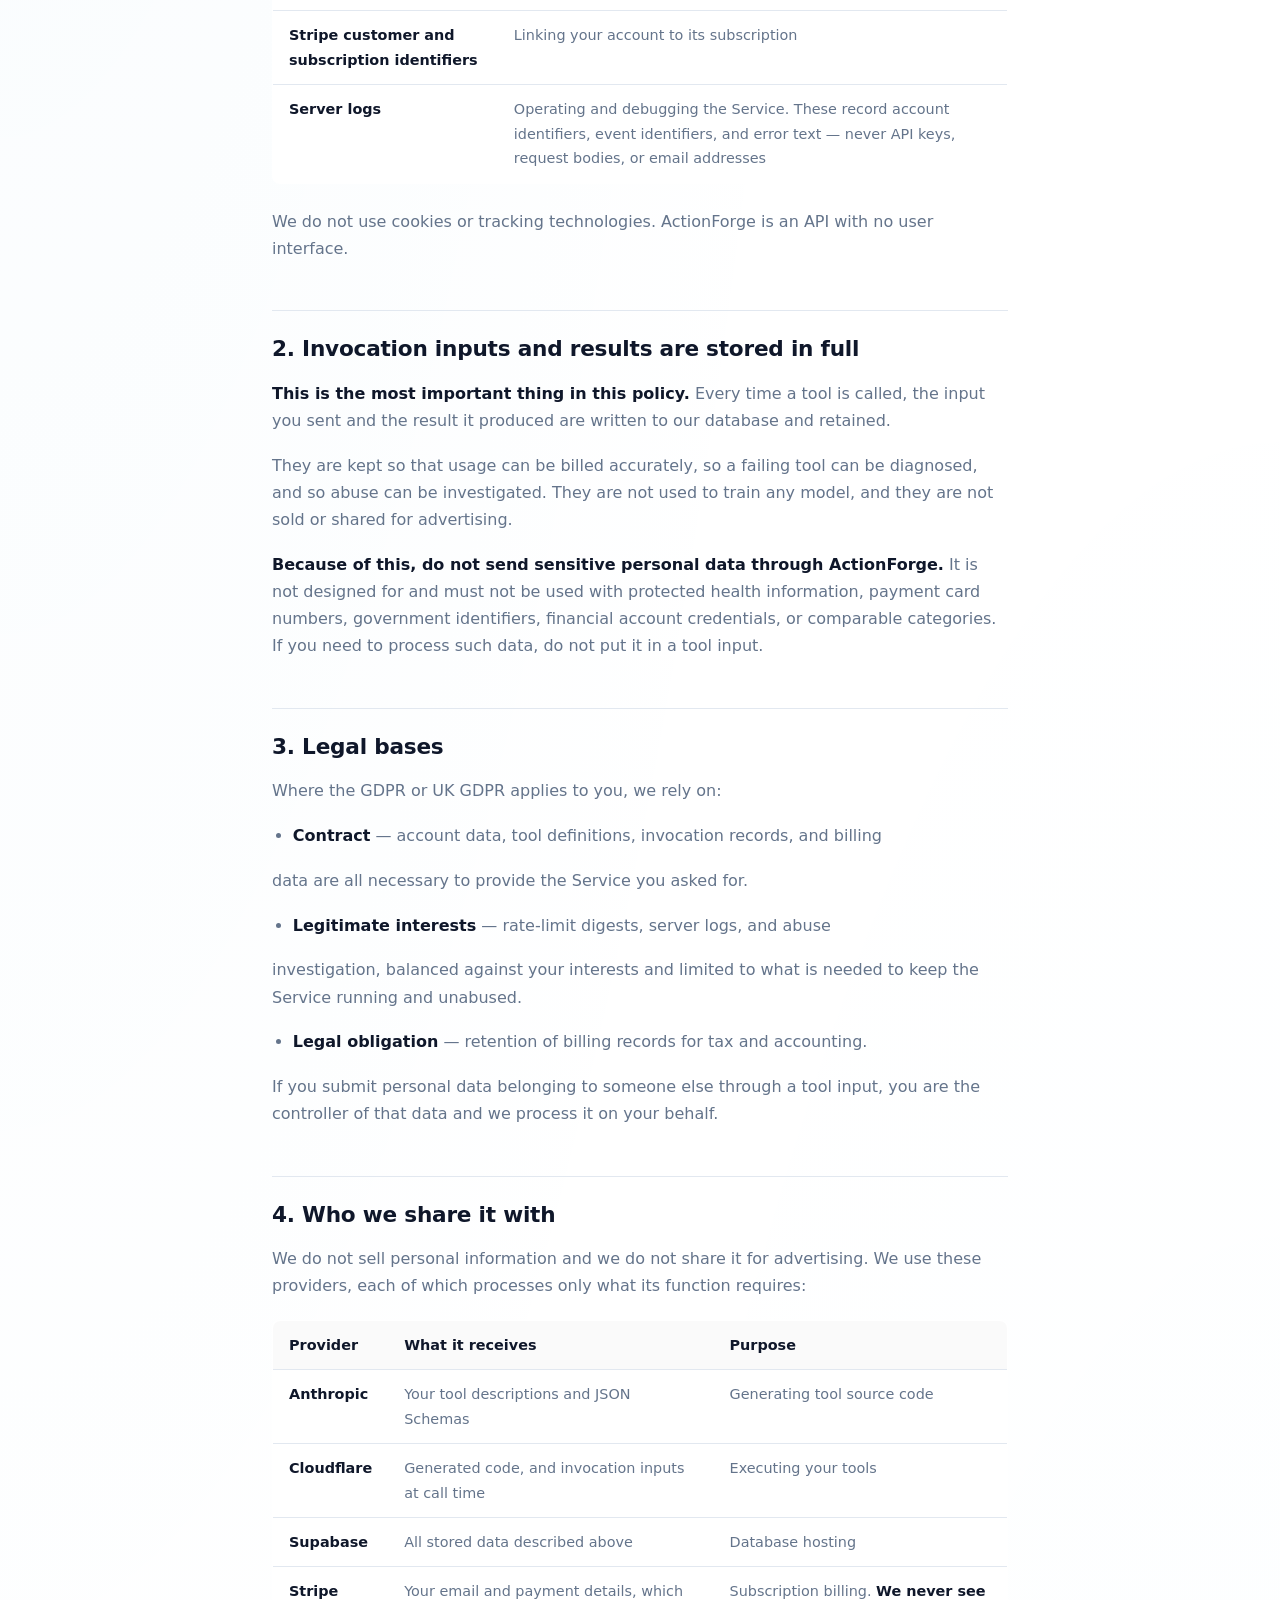
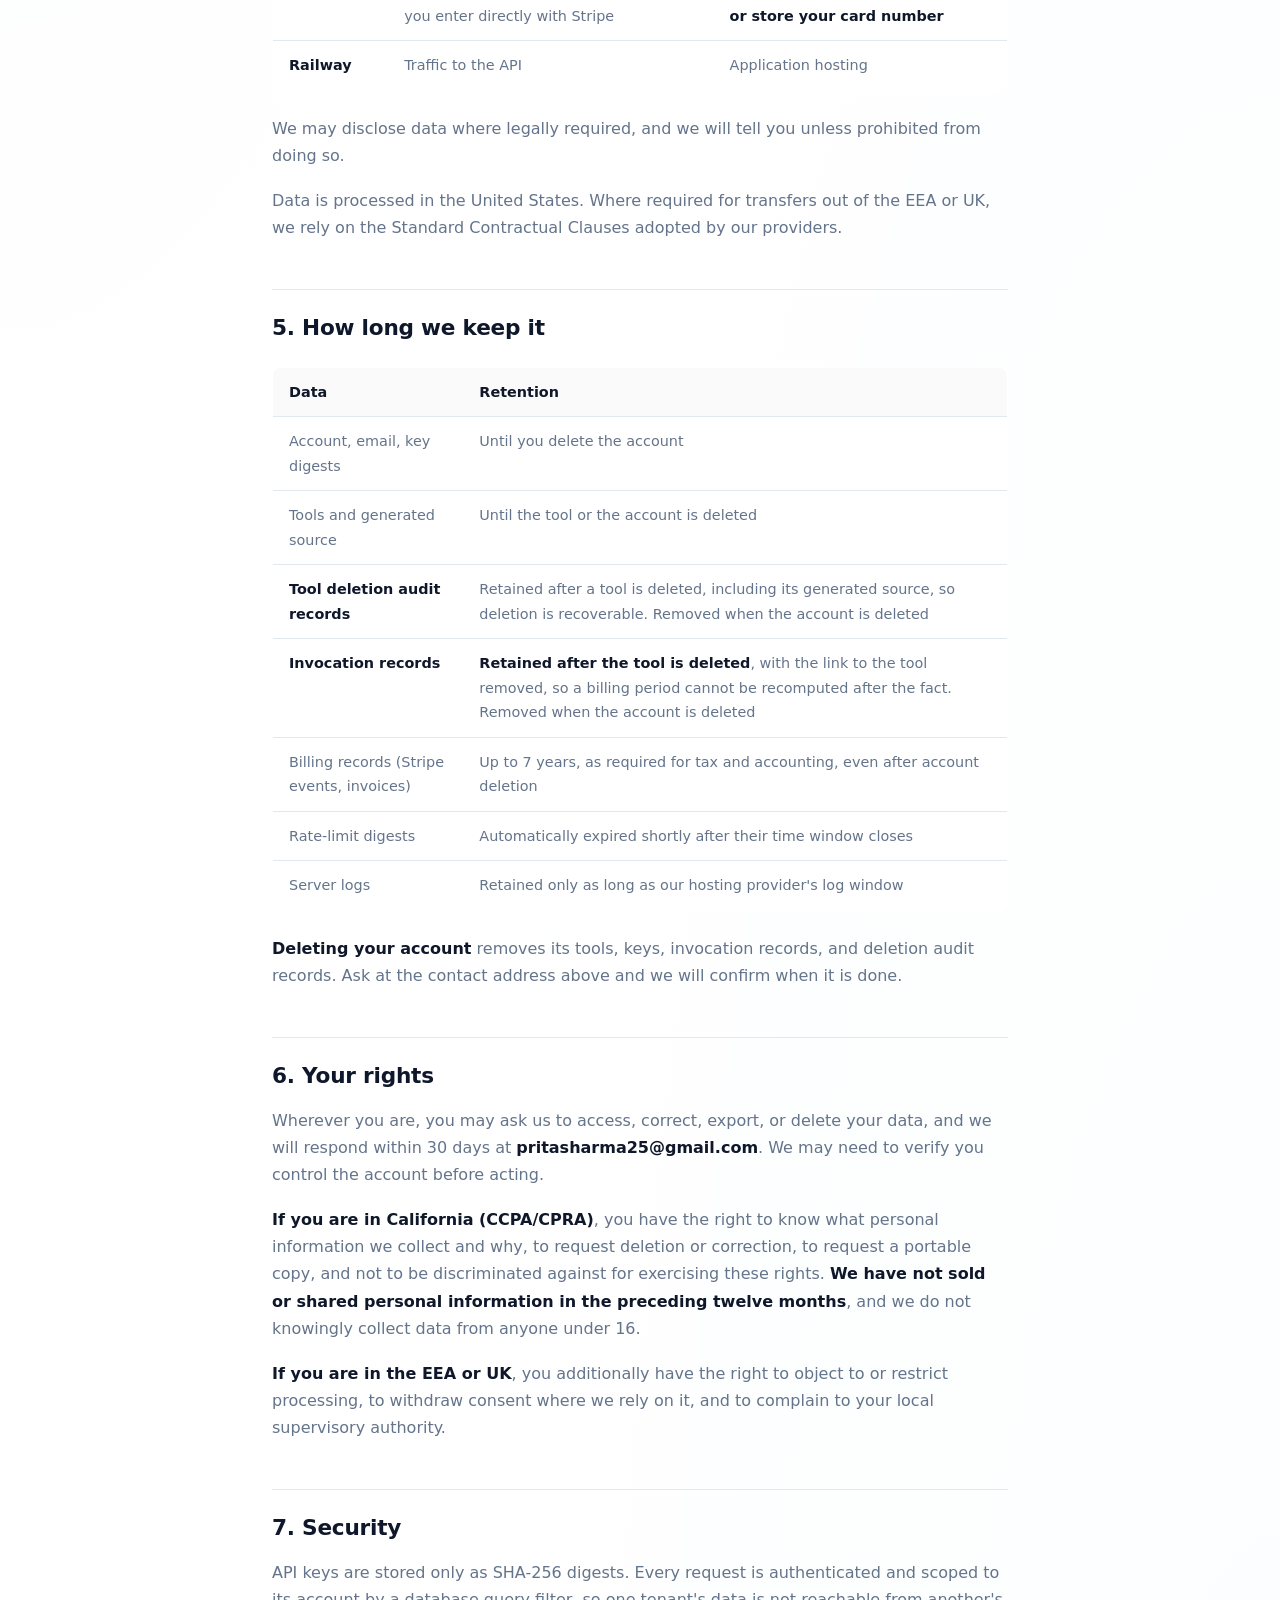
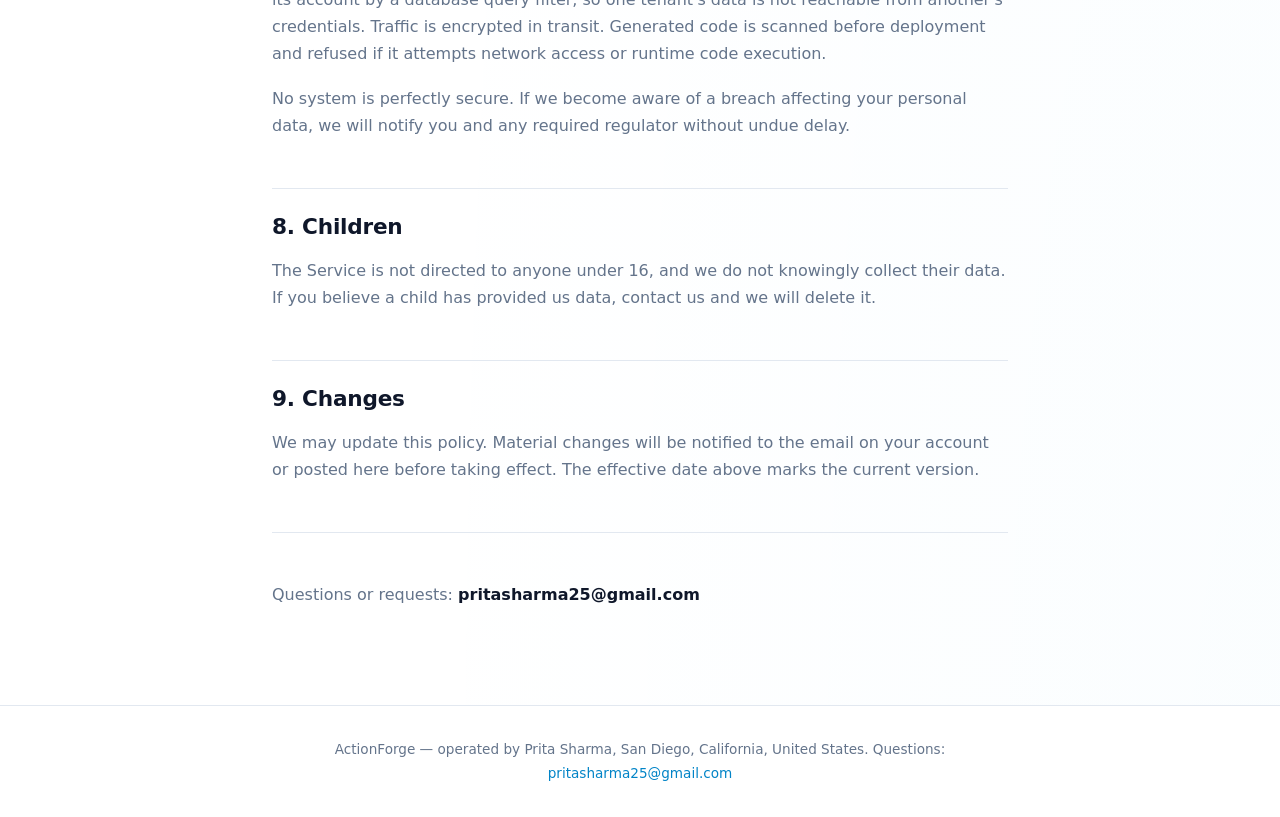
<file: privacy.html>
<!DOCTYPE html>
<html lang="en">
<head>
  <meta charset="UTF-8" />
  <title>Privacy Policy — ActionForge</title>
  <meta name="viewport" content="width=device-width, initial-scale=1" />
  <meta name="description" content="Privacy Policy for ActionForge, a developer API for generating and hosting custom API endpoints." />
  <link rel="stylesheet" href="legal.css" />
</head>
<body>
<header>
  <div class="nav">
    <a href="index.html" class="nav-brand">
      <img src="mark.png" alt="" width="44" height="44" style="display: block;">
      <span style="font-size: 1.25rem; font-weight: 700; color: #0f172a;">ActionForge</span>
    </a>
    <nav class="nav-links">
      <a href="index.html">Docs</a>
      <a href="index.html#pricing">Pricing</a>
      <a href="terms.html">Terms</a>
      <a href="privacy.html">Privacy</a>
    </nav>
  </div>
</header>
<main>
<h1>ActionForge — Privacy Policy</h1>
<p><strong>Effective date:</strong> 13 August 2026</p>
<p>ActionForge is operated by <strong>Prita Sharma</strong>, a sole proprietor located in San Diego, California, United States. Contact for any privacy question or request:</p>
<p><strong>pritasharma25@gmail.com</strong>.</p>
<p>This policy describes what the Service collects, why, who it is shared with, and how long it is kept. It is written against what the system actually stores rather than in general terms.</p>
<hr />
<h2>1. What we collect</h2>
<h3>You give us</h3>
<div class='table-wrap'><table><thead><tr>
<th>Data</th>
<th>When</th>
<th>Why</th>
</tr></thead><tbody>
<tr>
<td><strong>Email address</strong></td>
<td>Signing up</td>
<td>Identifies the account, prevents one person minting unlimited free accounts, and is how we reach you about billing or service changes</td>
</tr>
<tr>
<td><strong>Account name or label</strong></td>
<td>Signup or key issuance</td>
<td>Distinguishes tenants</td>
</tr>
<tr>
<td><strong>Tool descriptions and JSON Schemas</strong></td>
<td>Creating a tool</td>
<td>Sent to our code-generation provider to produce the tool</td>
</tr>
<tr>
<td><strong>Invocation inputs</strong></td>
<td>Every tool call</td>
<td>Executed by the tool; <strong>recorded in full</strong> — see Section 2</td>
</tr>
</tbody></table></div>
<h3>Generated for you</h3>
<div class='table-wrap'><table><thead><tr>
<th>Data</th>
<th>Why</th>
</tr></thead><tbody>
<tr>
<td><strong>Generated source code</strong></td>
<td>Stored per tool so it remains reproducible if the execution platform loses its copy</td>
</tr>
<tr>
<td><strong>Invocation results</strong></td>
<td><strong>Recorded in full</strong> alongside inputs</td>
</tr>
<tr>
<td><strong>Execution timing and counts</strong></td>
<td>Billing and quota enforcement</td>
</tr>
</tbody></table></div>
<h3>Generated automatically</h3>
<div class='table-wrap'><table><thead><tr>
<th>Data</th>
<th>Why</th>
</tr></thead><tbody>
<tr>
<td><strong>A one-way digest of your API key</strong></td>
<td>Authentication. We never store the key itself and cannot recover it</td>
</tr>
<tr>
<td><strong>A one-way digest of your network address</strong></td>
<td>Rate limiting signup. <strong>We do not store your IP address</strong> — only a hash from which it cannot be read back</td>
</tr>
<tr>
<td><strong>Stripe customer and subscription identifiers</strong></td>
<td>Linking your account to its subscription</td>
</tr>
<tr>
<td><strong>Server logs</strong></td>
<td>Operating and debugging the Service. These record account identifiers, event identifiers, and error text — never API keys, request bodies, or email addresses</td>
</tr>
</tbody></table></div>
<p>We do not use cookies or tracking technologies. ActionForge is an API with no user interface.</p>
<h2>2. Invocation inputs and results are stored in full</h2>
<p><strong>This is the most important thing in this policy.</strong> Every time a tool is called, the input you sent and the result it produced are written to our database and retained.</p>
<p>They are kept so that usage can be billed accurately, so a failing tool can be diagnosed, and so abuse can be investigated. They are not used to train any model, and they are not sold or shared for advertising.</p>
<p><strong>Because of this, do not send sensitive personal data through ActionForge.</strong> It is not designed for and must not be used with protected health information, payment card numbers, government identifiers, financial account credentials, or comparable categories. If you need to process such data, do not put it in a tool input.</p>
<h2>3. Legal bases</h2>
<p>Where the GDPR or UK GDPR applies to you, we rely on:</p>
<ul>
<li><strong>Contract</strong> — account data, tool definitions, invocation records, and billing</li>
</ul>
<p>data are all necessary to provide the Service you asked for.</p>
<ul>
<li><strong>Legitimate interests</strong> — rate-limit digests, server logs, and abuse</li>
</ul>
<p>investigation, balanced against your interests and limited to what is needed to keep the Service running and unabused.</p>
<ul>
<li><strong>Legal obligation</strong> — retention of billing records for tax and accounting.</li>
</ul>
<p>If you submit personal data belonging to someone else through a tool input, you are the controller of that data and we process it on your behalf.</p>
<h2>4. Who we share it with</h2>
<p>We do not sell personal information and we do not share it for advertising. We use these providers, each of which processes only what its function requires:</p>
<div class='table-wrap'><table><thead><tr>
<th>Provider</th>
<th>What it receives</th>
<th>Purpose</th>
</tr></thead><tbody>
<tr>
<td><strong>Anthropic</strong></td>
<td>Your tool descriptions and JSON Schemas</td>
<td>Generating tool source code</td>
</tr>
<tr>
<td><strong>Cloudflare</strong></td>
<td>Generated code, and invocation inputs at call time</td>
<td>Executing your tools</td>
</tr>
<tr>
<td><strong>Supabase</strong></td>
<td>All stored data described above</td>
<td>Database hosting</td>
</tr>
<tr>
<td><strong>Stripe</strong></td>
<td>Your email and payment details, which you enter directly with Stripe</td>
<td>Subscription billing. <strong>We never see or store your card number</strong></td>
</tr>
<tr>
<td><strong>Railway</strong></td>
<td>Traffic to the API</td>
<td>Application hosting</td>
</tr>
</tbody></table></div>
<p>We may disclose data where legally required, and we will tell you unless prohibited from doing so.</p>
<p>Data is processed in the United States. Where required for transfers out of the EEA or UK, we rely on the Standard Contractual Clauses adopted by our providers.</p>
<h2>5. How long we keep it</h2>
<div class='table-wrap'><table><thead><tr>
<th>Data</th>
<th>Retention</th>
</tr></thead><tbody>
<tr>
<td>Account, email, key digests</td>
<td>Until you delete the account</td>
</tr>
<tr>
<td>Tools and generated source</td>
<td>Until the tool or the account is deleted</td>
</tr>
<tr>
<td><strong>Tool deletion audit records</strong></td>
<td>Retained after a tool is deleted, including its generated source, so deletion is recoverable. Removed when the account is deleted</td>
</tr>
<tr>
<td><strong>Invocation records</strong></td>
<td><strong>Retained after the tool is deleted</strong>, with the link to the tool removed, so a billing period cannot be recomputed after the fact. Removed when the account is deleted</td>
</tr>
<tr>
<td>Billing records (Stripe events, invoices)</td>
<td>Up to 7 years, as required for tax and accounting, even after account deletion</td>
</tr>
<tr>
<td>Rate-limit digests</td>
<td>Automatically expired shortly after their time window closes</td>
</tr>
<tr>
<td>Server logs</td>
<td>Retained only as long as our hosting provider's log window</td>
</tr>
</tbody></table></div>
<p><strong>Deleting your account</strong> removes its tools, keys, invocation records, and deletion audit records. Ask at the contact address above and we will confirm when it is done.</p>
<h2>6. Your rights</h2>
<p>Wherever you are, you may ask us to access, correct, export, or delete your data, and we will respond within 30 days at <strong>pritasharma25@gmail.com</strong>. We may need to verify you control the account before acting.</p>
<p><strong>If you are in California (CCPA/CPRA)</strong>, you have the right to know what personal information we collect and why, to request deletion or correction, to request a portable copy, and not to be discriminated against for exercising these rights. <strong>We have not sold or shared personal information in the preceding twelve months</strong>, and we do not knowingly collect data from anyone under 16.</p>
<p><strong>If you are in the EEA or UK</strong>, you additionally have the right to object to or restrict processing, to withdraw consent where we rely on it, and to complain to your local supervisory authority.</p>
<h2>7. Security</h2>
<p>API keys are stored only as SHA-256 digests. Every request is authenticated and scoped to its account by a database query filter, so one tenant's data is not reachable from another's credentials. Traffic is encrypted in transit. Generated code is scanned before deployment and refused if it attempts network access or runtime code execution.</p>
<p>No system is perfectly secure. If we become aware of a breach affecting your personal data, we will notify you and any required regulator without undue delay.</p>
<h2>8. Children</h2>
<p>The Service is not directed to anyone under 16, and we do not knowingly collect their data. If you believe a child has provided us data, contact us and we will delete it.</p>
<h2>9. Changes</h2>
<p>We may update this policy. Material changes will be notified to the email on your account or posted here before taking effect. The effective date above marks the current version.</p>
<hr />
<p>Questions or requests: <strong>pritasharma25@gmail.com</strong></p>
</main>
<footer>
  <p>ActionForge — operated by Prita Sharma, San Diego, California, United States.
  Questions: <a href="mailto:pritasharma25@gmail.com">pritasharma25@gmail.com</a></p>
</footer>
</body>
</html>
</file>
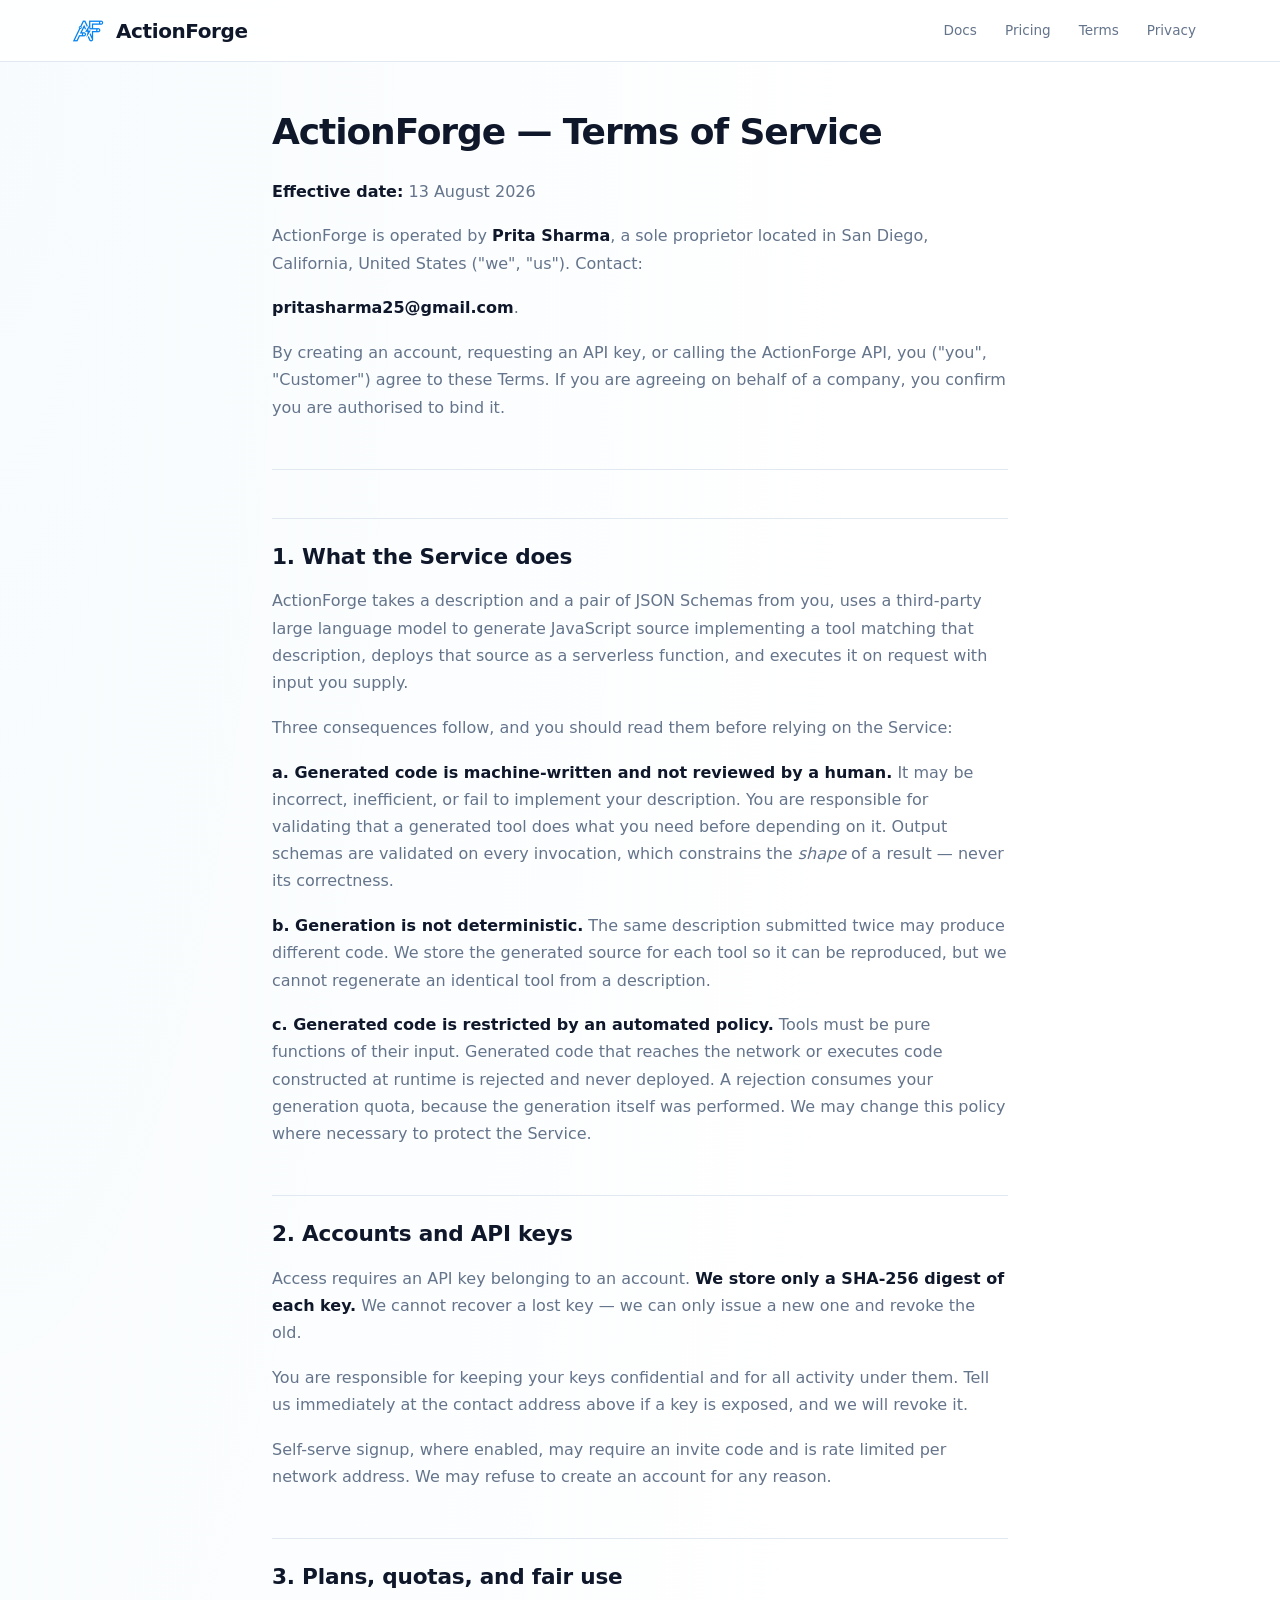
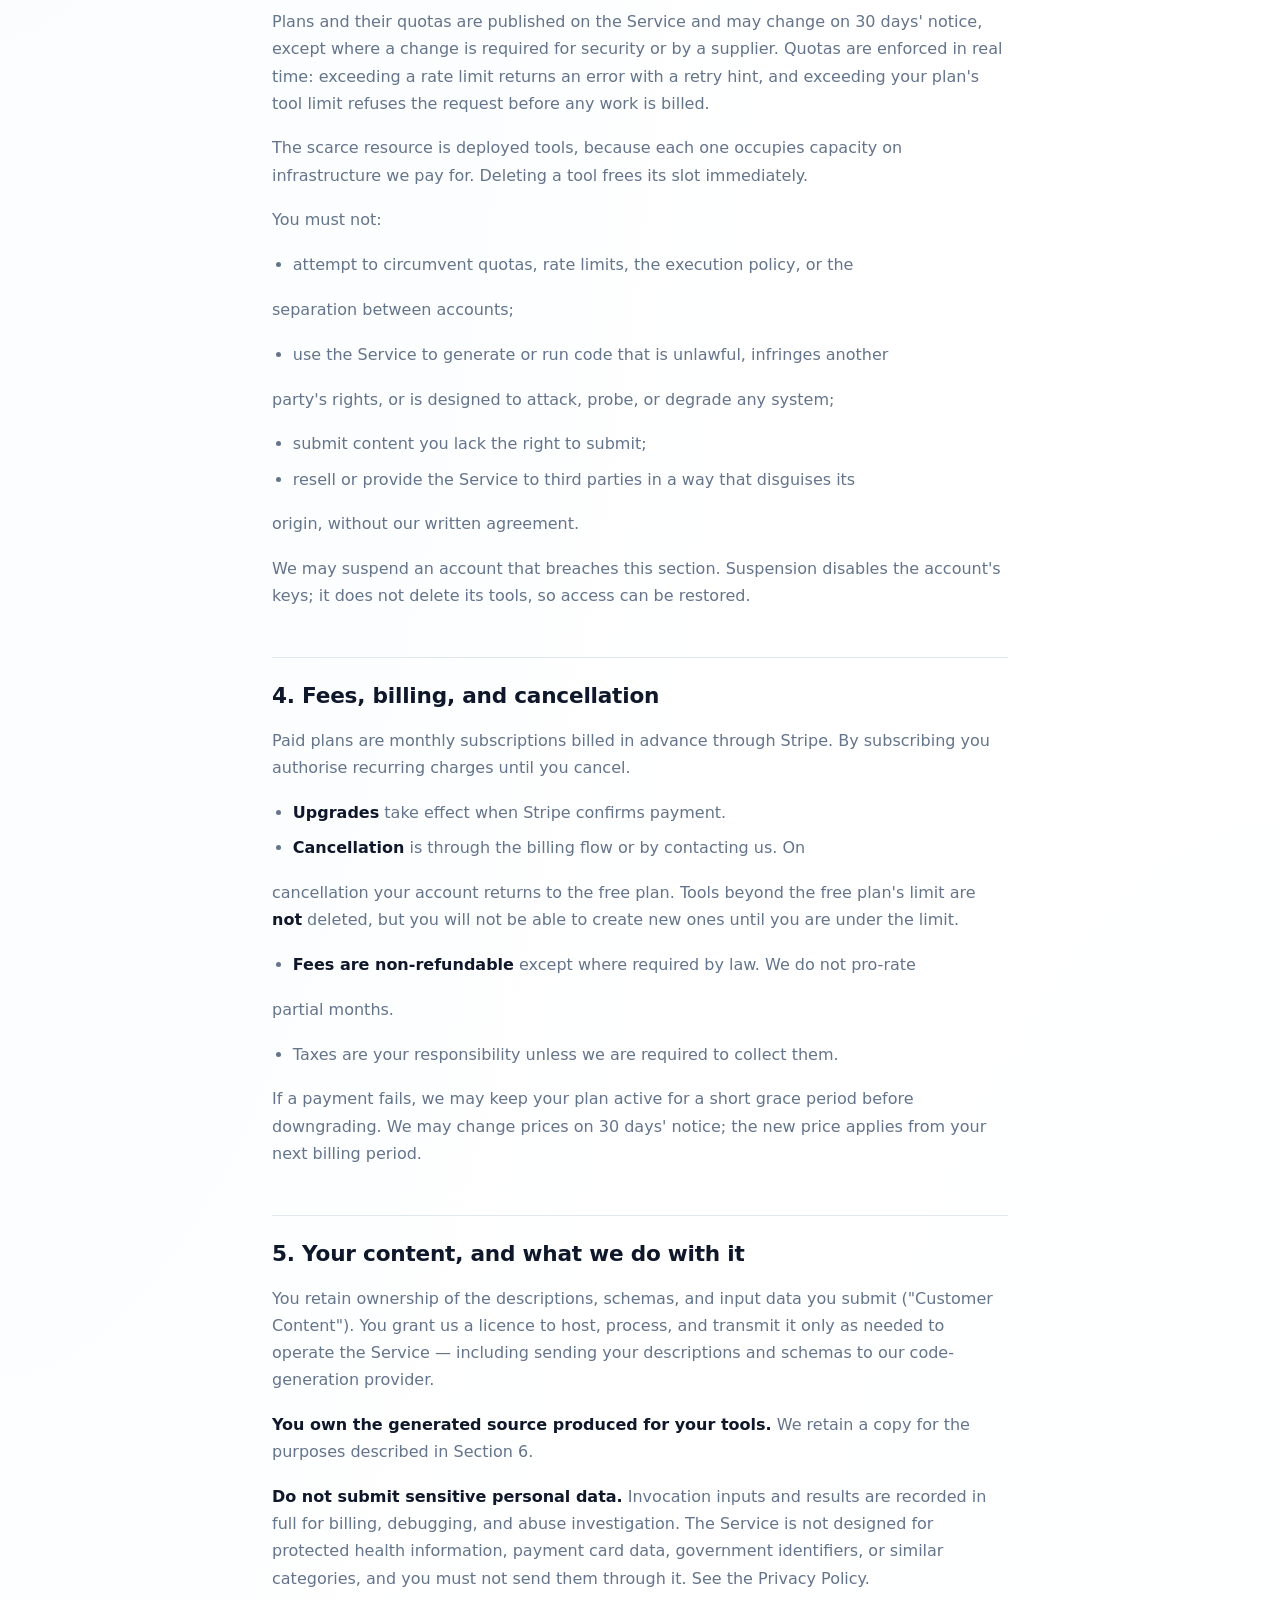
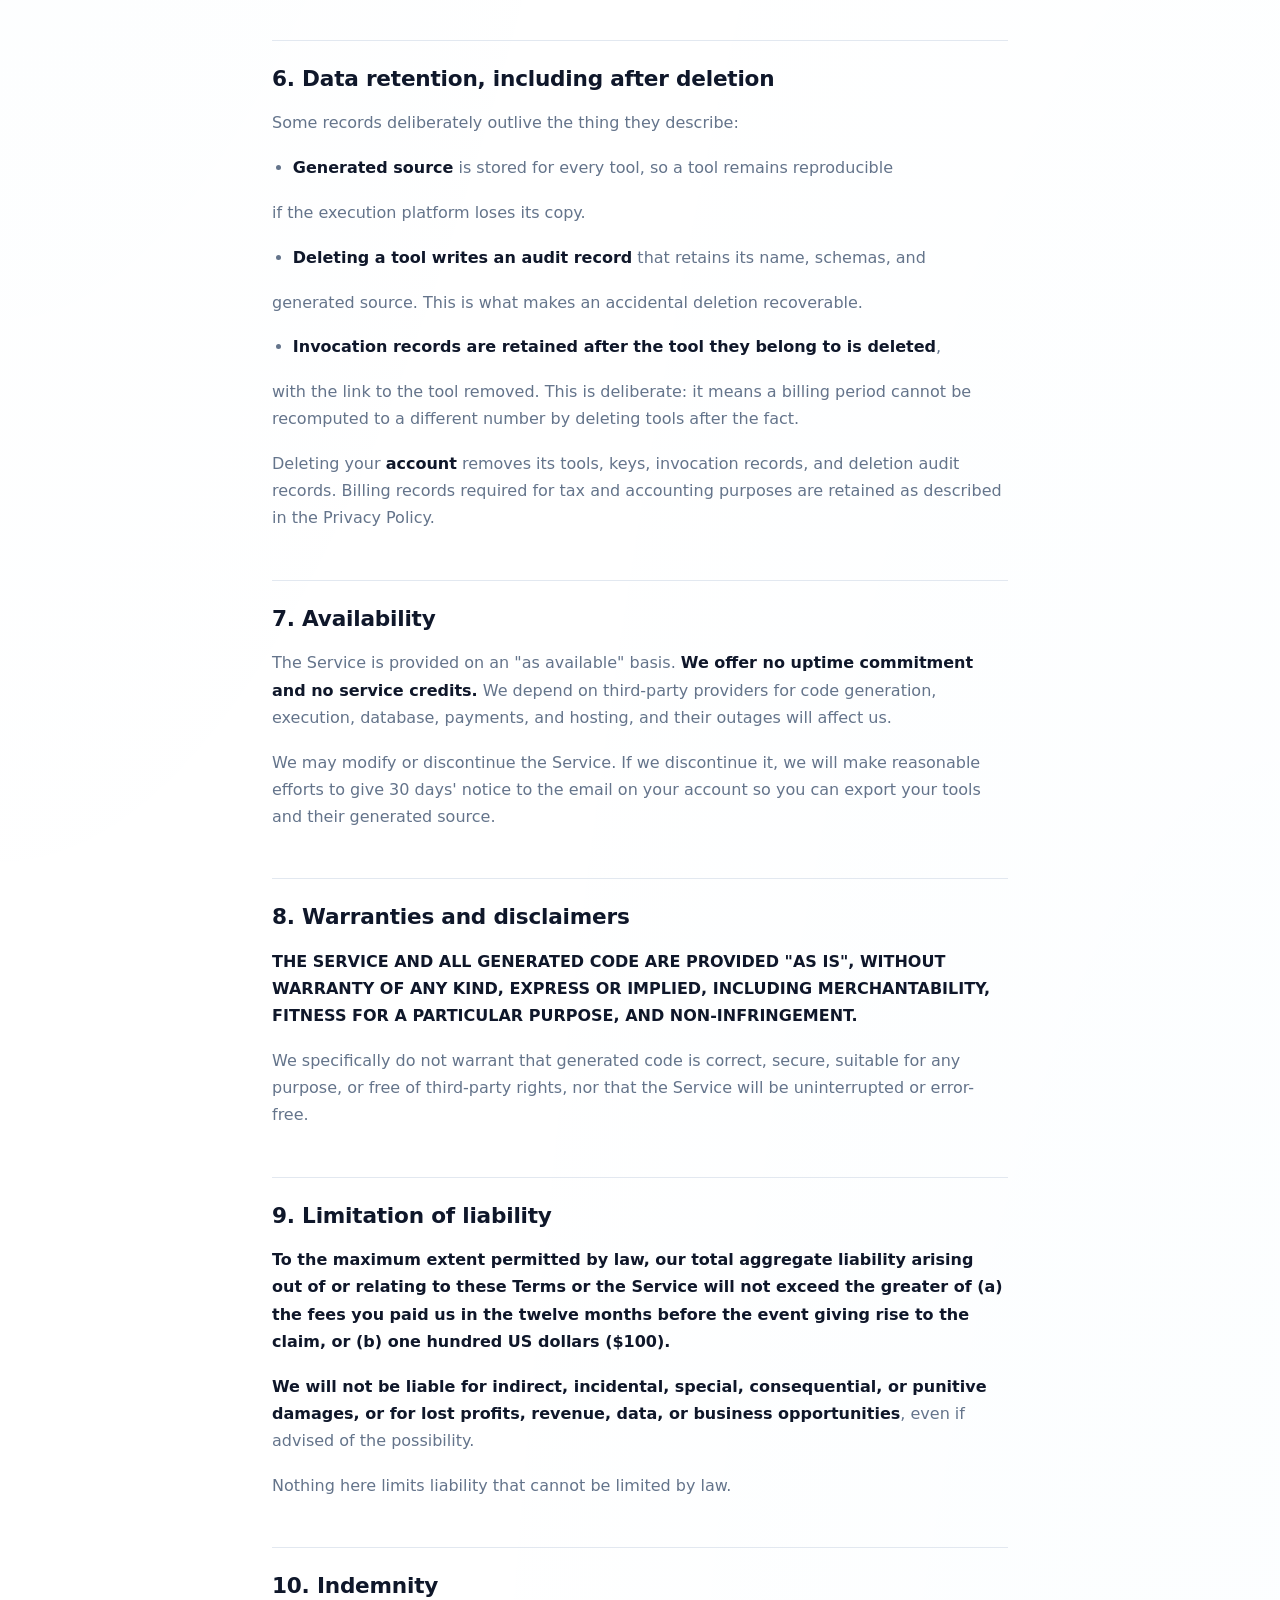
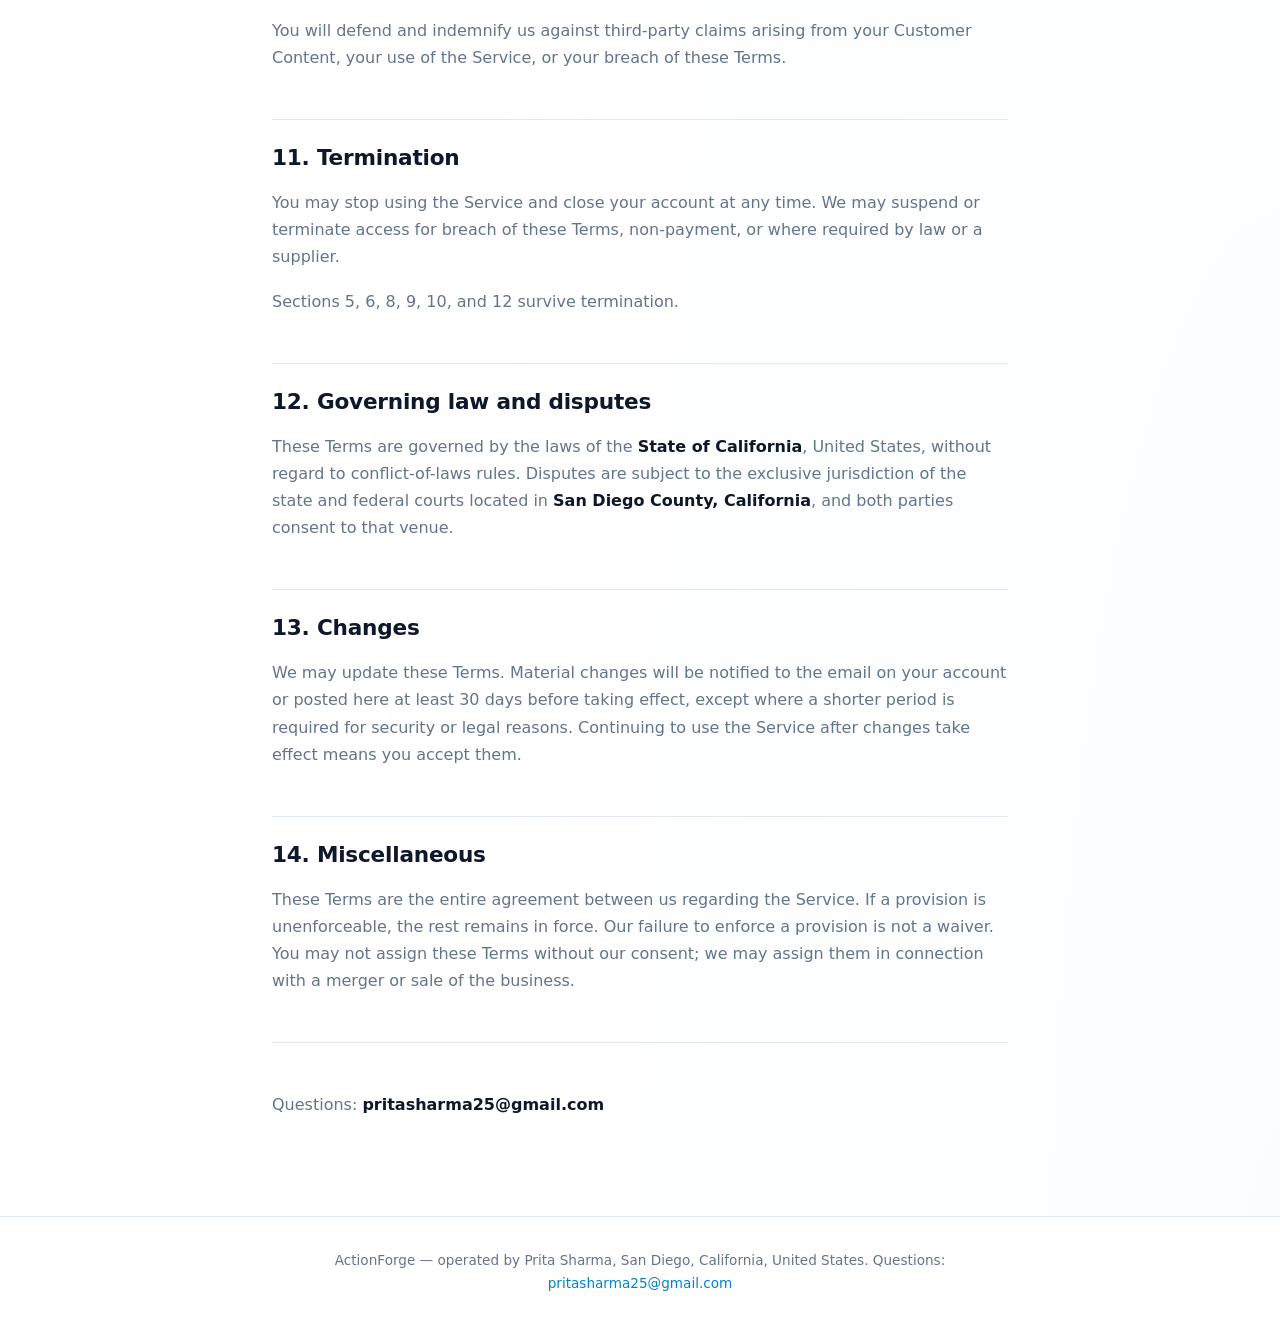
<file: terms.html>
<!DOCTYPE html>
<html lang="en">
<head>
  <meta charset="UTF-8" />
  <title>Terms of Service — ActionForge</title>
  <meta name="viewport" content="width=device-width, initial-scale=1" />
  <meta name="description" content="Terms of Service for ActionForge, a developer API for generating and hosting custom API endpoints." />
  <link rel="stylesheet" href="legal.css" />
</head>
<body>
<header>
  <div class="nav">
    <a href="index.html" class="nav-brand">
      <img src="mark.png" alt="" width="44" height="44" style="display: block;">
      <span style="font-size: 1.25rem; font-weight: 700; color: #0f172a;">ActionForge</span>
    </a>
    <nav class="nav-links">
      <a href="index.html">Docs</a>
      <a href="index.html#pricing">Pricing</a>
      <a href="terms.html">Terms</a>
      <a href="privacy.html">Privacy</a>
    </nav>
  </div>
</header>
<main>
<h1>ActionForge — Terms of Service</h1>
<p><strong>Effective date:</strong> 13 August 2026</p>
<p>ActionForge is operated by <strong>Prita Sharma</strong>, a sole proprietor located in San Diego, California, United States ("we", "us"). Contact:</p>
<p><strong>pritasharma25@gmail.com</strong>.</p>
<p>By creating an account, requesting an API key, or calling the ActionForge API, you ("you", "Customer") agree to these Terms. If you are agreeing on behalf of a company, you confirm you are authorised to bind it.</p>
<hr />
<h2>1. What the Service does</h2>
<p>ActionForge takes a description and a pair of JSON Schemas from you, uses a third-party large language model to generate JavaScript source implementing a tool matching that description, deploys that source as a serverless function, and executes it on request with input you supply.</p>
<p>Three consequences follow, and you should read them before relying on the Service:</p>
<p><strong>a. Generated code is machine-written and not reviewed by a human.</strong> It may be incorrect, inefficient, or fail to implement your description. You are responsible for validating that a generated tool does what you need before depending on it. Output schemas are validated on every invocation, which constrains the <em>shape</em> of a result — never its correctness.</p>
<p><strong>b. Generation is not deterministic.</strong> The same description submitted twice may produce different code. We store the generated source for each tool so it can be reproduced, but we cannot regenerate an identical tool from a description.</p>
<p><strong>c. Generated code is restricted by an automated policy.</strong> Tools must be pure functions of their input. Generated code that reaches the network or executes code constructed at runtime is rejected and never deployed. A rejection consumes your generation quota, because the generation itself was performed. We may change this policy where necessary to protect the Service.</p>
<h2>2. Accounts and API keys</h2>
<p>Access requires an API key belonging to an account. <strong>We store only a SHA-256 digest of each key.</strong> We cannot recover a lost key — we can only issue a new one and revoke the old.</p>
<p>You are responsible for keeping your keys confidential and for all activity under them. Tell us immediately at the contact address above if a key is exposed, and we will revoke it.</p>
<p>Self-serve signup, where enabled, may require an invite code and is rate limited per network address. We may refuse to create an account for any reason.</p>
<h2>3. Plans, quotas, and fair use</h2>
<p>Plans and their quotas are published on the Service and may change on 30 days' notice, except where a change is required for security or by a supplier. Quotas are enforced in real time: exceeding a rate limit returns an error with a retry hint, and exceeding your plan's tool limit refuses the request before any work is billed.</p>
<p>The scarce resource is deployed tools, because each one occupies capacity on infrastructure we pay for. Deleting a tool frees its slot immediately.</p>
<p>You must not:</p>
<ul>
<li>attempt to circumvent quotas, rate limits, the execution policy, or the</li>
</ul>
<p>separation between accounts;</p>
<ul>
<li>use the Service to generate or run code that is unlawful, infringes another</li>
</ul>
<p>party's rights, or is designed to attack, probe, or degrade any system;</p>
<ul>
<li>submit content you lack the right to submit;</li>
<li>resell or provide the Service to third parties in a way that disguises its</li>
</ul>
<p>origin, without our written agreement.</p>
<p>We may suspend an account that breaches this section. Suspension disables the account's keys; it does not delete its tools, so access can be restored.</p>
<h2>4. Fees, billing, and cancellation</h2>
<p>Paid plans are monthly subscriptions billed in advance through Stripe. By subscribing you authorise recurring charges until you cancel.</p>
<ul>
<li><strong>Upgrades</strong> take effect when Stripe confirms payment.</li>
<li><strong>Cancellation</strong> is through the billing flow or by contacting us. On</li>
</ul>
<p>cancellation your account returns to the free plan. Tools beyond the free plan's limit are <strong>not</strong> deleted, but you will not be able to create new ones until you are under the limit.</p>
<ul>
<li><strong>Fees are non-refundable</strong> except where required by law. We do not pro-rate</li>
</ul>
<p>partial months.</p>
<ul>
<li>Taxes are your responsibility unless we are required to collect them.</li>
</ul>
<p>If a payment fails, we may keep your plan active for a short grace period before downgrading. We may change prices on 30 days' notice; the new price applies from your next billing period.</p>
<h2>5. Your content, and what we do with it</h2>
<p>You retain ownership of the descriptions, schemas, and input data you submit ("Customer Content"). You grant us a licence to host, process, and transmit it only as needed to operate the Service — including sending your descriptions and schemas to our code-generation provider.</p>
<p><strong>You own the generated source produced for your tools.</strong> We retain a copy for the purposes described in Section 6.</p>
<p><strong>Do not submit sensitive personal data.</strong> Invocation inputs and results are recorded in full for billing, debugging, and abuse investigation. The Service is not designed for protected health information, payment card data, government identifiers, or similar categories, and you must not send them through it. See the Privacy Policy.</p>
<h2>6. Data retention, including after deletion</h2>
<p>Some records deliberately outlive the thing they describe:</p>
<ul>
<li><strong>Generated source</strong> is stored for every tool, so a tool remains reproducible</li>
</ul>
<p>if the execution platform loses its copy.</p>
<ul>
<li><strong>Deleting a tool writes an audit record</strong> that retains its name, schemas, and</li>
</ul>
<p>generated source. This is what makes an accidental deletion recoverable.</p>
<ul>
<li><strong>Invocation records are retained after the tool they belong to is deleted</strong>,</li>
</ul>
<p>with the link to the tool removed. This is deliberate: it means a billing period cannot be recomputed to a different number by deleting tools after the fact.</p>
<p>Deleting your <strong>account</strong> removes its tools, keys, invocation records, and deletion audit records. Billing records required for tax and accounting purposes are retained as described in the Privacy Policy.</p>
<h2>7. Availability</h2>
<p>The Service is provided on an "as available" basis. <strong>We offer no uptime commitment and no service credits.</strong> We depend on third-party providers for code generation, execution, database, payments, and hosting, and their outages will affect us.</p>
<p>We may modify or discontinue the Service. If we discontinue it, we will make reasonable efforts to give 30 days' notice to the email on your account so you can export your tools and their generated source.</p>
<h2>8. Warranties and disclaimers</h2>
<p><strong>THE SERVICE AND ALL GENERATED CODE ARE PROVIDED "AS IS", WITHOUT WARRANTY OF ANY KIND, EXPRESS OR IMPLIED, INCLUDING MERCHANTABILITY, FITNESS FOR A PARTICULAR PURPOSE, AND NON-INFRINGEMENT.</strong></p>
<p>We specifically do not warrant that generated code is correct, secure, suitable for any purpose, or free of third-party rights, nor that the Service will be uninterrupted or error-free.</p>
<h2>9. Limitation of liability</h2>
<p><strong>To the maximum extent permitted by law, our total aggregate liability arising out of or relating to these Terms or the Service will not exceed the greater of (a) the fees you paid us in the twelve months before the event giving rise to the claim, or (b) one hundred US dollars ($100).</strong></p>
<p><strong>We will not be liable for indirect, incidental, special, consequential, or punitive damages, or for lost profits, revenue, data, or business opportunities</strong>, even if advised of the possibility.</p>
<p>Nothing here limits liability that cannot be limited by law.</p>
<h2>10. Indemnity</h2>
<p>You will defend and indemnify us against third-party claims arising from your Customer Content, your use of the Service, or your breach of these Terms.</p>
<h2>11. Termination</h2>
<p>You may stop using the Service and close your account at any time. We may suspend or terminate access for breach of these Terms, non-payment, or where required by law or a supplier.</p>
<p>Sections 5, 6, 8, 9, 10, and 12 survive termination.</p>
<h2>12. Governing law and disputes</h2>
<p>These Terms are governed by the laws of the <strong>State of California</strong>, United States, without regard to conflict-of-laws rules. Disputes are subject to the exclusive jurisdiction of the state and federal courts located in <strong>San Diego County, California</strong>, and both parties consent to that venue.</p>
<h2>13. Changes</h2>
<p>We may update these Terms. Material changes will be notified to the email on your account or posted here at least 30 days before taking effect, except where a shorter period is required for security or legal reasons. Continuing to use the Service after changes take effect means you accept them.</p>
<h2>14. Miscellaneous</h2>
<p>These Terms are the entire agreement between us regarding the Service. If a provision is unenforceable, the rest remains in force. Our failure to enforce a provision is not a waiver. You may not assign these Terms without our consent; we may assign them in connection with a merger or sale of the business.</p>
<hr />
<p>Questions: <strong>pritasharma25@gmail.com</strong></p>
</main>
<footer>
  <p>ActionForge — operated by Prita Sharma, San Diego, California, United States.
  Questions: <a href="mailto:pritasharma25@gmail.com">pritasharma25@gmail.com</a></p>
</footer>
</body>
</html>
</file>
<file: legal.css>
/* Styling for the Terms and Privacy pages.
   Updated to match the clean white/light-gray theme with professional blue accents. */

:root {
  --bg: #ffffff;
  --bg-surface: #f8fafc;
  --bg-card: #ffffff;
  --accent: #0284c7;
  --accent-glow: rgba(2, 132, 199, 0.08);
  --text: #0f172a;
  --muted: #64748b;
  --border: #e2e8f0;
  --code-bg: #0f172a;
  --code-text: #e2e8f0;
}

* { box-sizing: border-box; }

body {
  margin: 0;
  font-family: 'Inter', system-ui, -apple-system, BlinkMacSystemFont, "Segoe UI", sans-serif;
  background-color: var(--bg);
  background-image: 
    radial-gradient(at 0% 0%, rgba(2, 132, 199, 0.03) 0px, transparent 50%),
    radial-gradient(at 100% 100%, rgba(14, 165, 233, 0.02) 0px, transparent 50%);
  color: var(--text);
  line-height: 1.7;
}

a { color: var(--accent); text-decoration: none; transition: color 0.2s ease; }
a:hover { color: #0369a1; text-decoration: underline; }

header {
  border-bottom: 1px solid var(--border);
  background: rgba(255, 255, 255, 0.85);
  position: sticky;
  top: 0;
  z-index: 50;
  backdrop-filter: blur(16px);
}

.nav {
  max-width: 1200px;
  margin: 0 auto;
  padding: 0.85rem 2rem;
  display: flex;
  align-items: center;
  justify-content: space-between;
  gap: 1rem;
  flex-wrap: wrap;
}

.nav-brand {
  display: flex;
  align-items: center;
  gap: 0.75rem;
  text-decoration: none;
}

.nav-brand img {
  height: 32px;
  width: auto;
}

.nav-brand span {
  font-weight: 700;
  font-size: 1.1rem;
  color: var(--text);
  letter-spacing: -0.02em;
}

.nav-links { display: flex; gap: 0.25rem; font-size: 0.85rem; flex-wrap: wrap; align-items: center; }

.nav-links a {
  padding: 0.35rem 0.75rem;
  border-radius: 0.5rem;
  color: var(--muted);
  font-weight: 500;
  transition: all 0.2s ease;
}

.nav-links a:hover {
  color: var(--text);
  background: rgba(0, 0, 0, 0.04);
  text-decoration: none;
}

main { max-width: 800px; margin: 0 auto; padding: 3rem 2rem 5rem; }

h1 {
  font-size: 2.25rem;
  font-weight: 750;
  letter-spacing: -0.03em;
  line-height: 1.2;
  margin: 0 0 1.5rem;
  color: var(--text);
}

h2 {
  font-size: 1.35rem;
  font-weight: 650;
  letter-spacing: -0.01em;
  margin: 3rem 0 0.75rem;
  padding-top: 1.25rem;
  border-top: 1px solid var(--border);
  color: var(--text);
}

h3 { font-size: 1.1rem; font-weight: 600; margin: 2rem 0 0.5rem; color: var(--accent); }

p { margin: 0 0 1.1rem; color: var(--muted); }

ul, ol { margin: 0 0 1.1rem; padding-left: 1.3rem; color: var(--muted); }
li { margin-bottom: 0.5rem; }

strong { color: var(--text); }

code {
  font-family: 'JetBrains Mono', monospace;
  font-size: 0.85rem;
  background: rgba(2, 132, 199, 0.08);
  color: var(--accent);
  border: 1px solid rgba(2, 132, 199, 0.15);
  border-radius: 0.3rem;
  padding: 0.15rem 0.4rem;
}

hr { border: 0; border-top: 1px solid var(--border); margin: 3rem 0; }

.table-wrap { overflow-x: auto; margin: 1.25rem 0 1.5rem; }

table {
  width: 100%;
  border-collapse: collapse;
  font-size: 0.9rem;
  background: var(--bg-card);
  border: 1px solid var(--border);
  border-radius: 0.5rem;
  overflow: hidden;
}

th, td { text-align: left; padding: 0.75rem 1rem; border-bottom: 1px solid var(--border); vertical-align: top; }
th { background: rgba(0, 0, 0, 0.02); font-weight: 600; color: var(--text); white-space: nowrap; }
td { color: var(--muted); }
tbody tr:last-child td { border-bottom: 0; }

footer {
  border-top: 1px solid var(--border);
  color: var(--muted);
  font-size: 0.85rem;
  text-align: center;
  background: var(--bg);
}

footer p { max-width: 800px; margin: 0 auto; padding: 2rem; }

@media (max-width: 600px) {
  h1 { font-size: 1.75rem; }
  main { padding: 2rem 1.25rem 3rem; }
  th { white-space: normal; }
}
</file>
